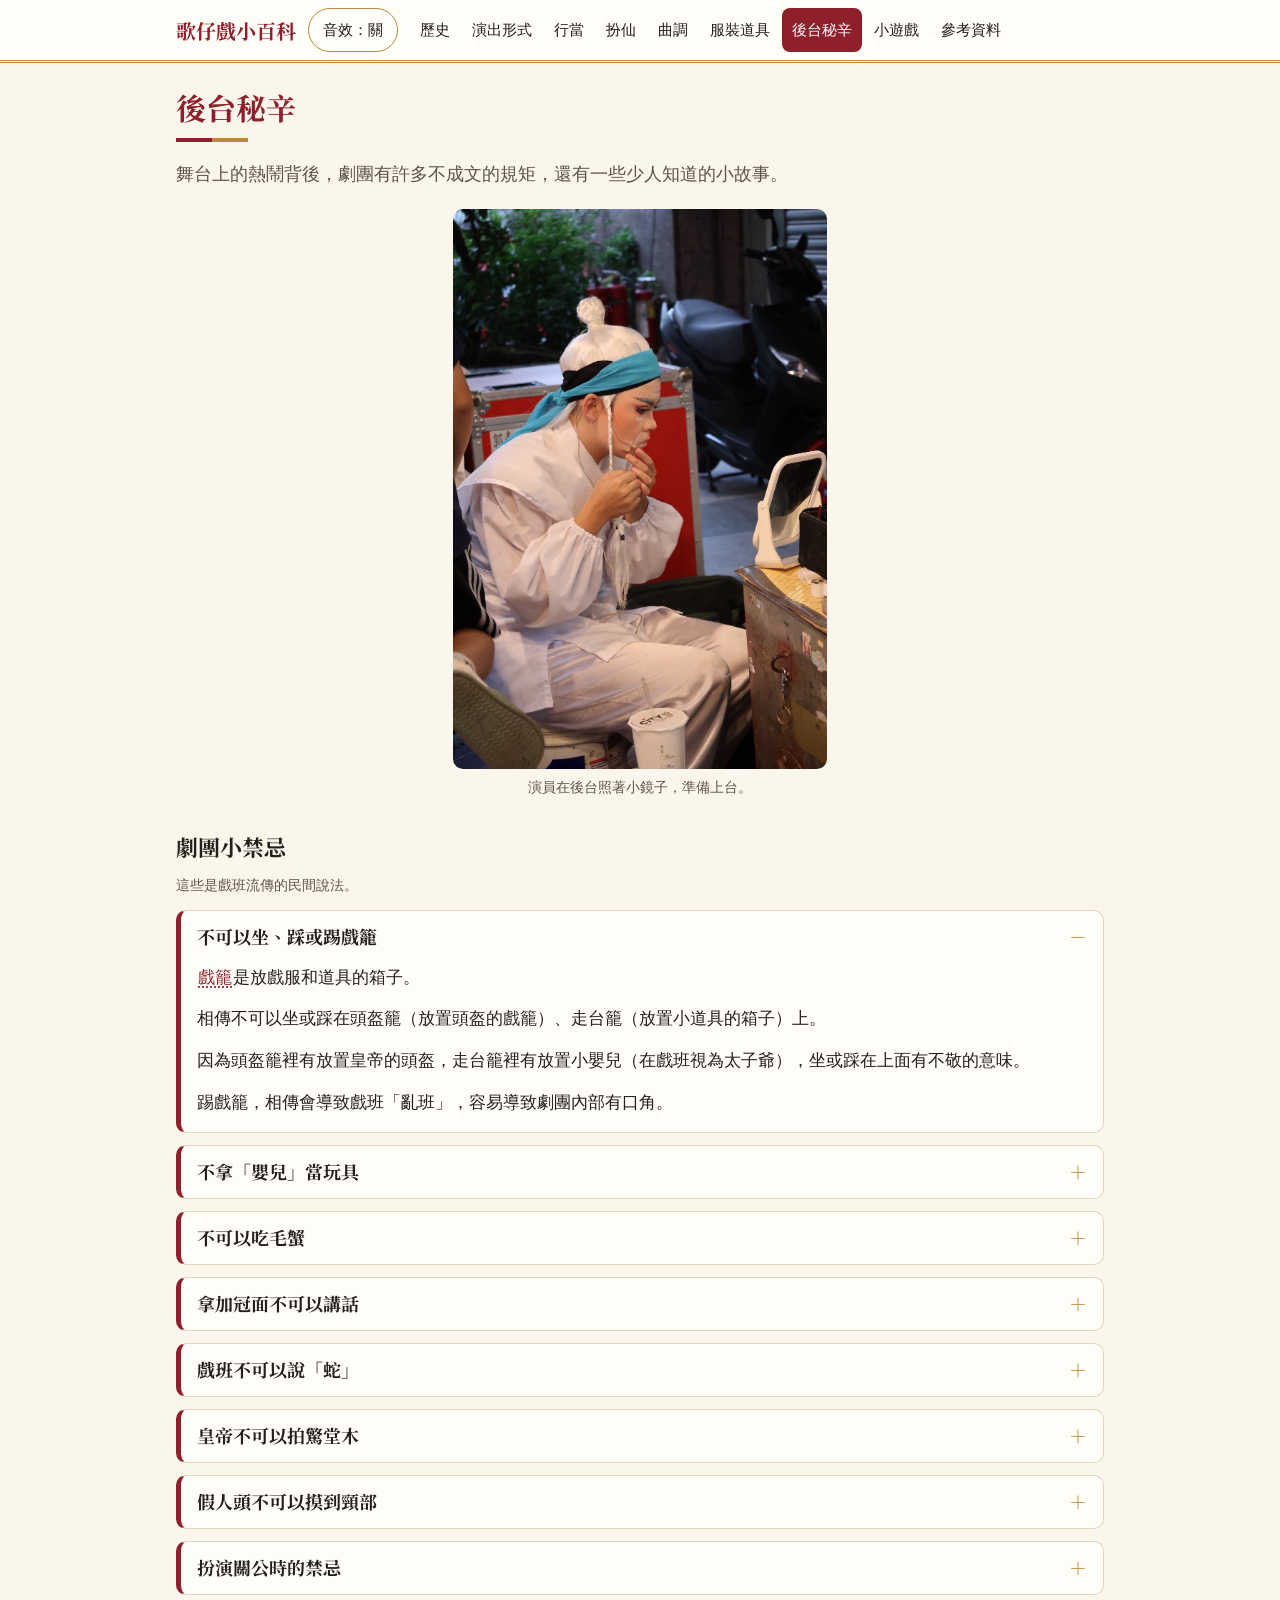
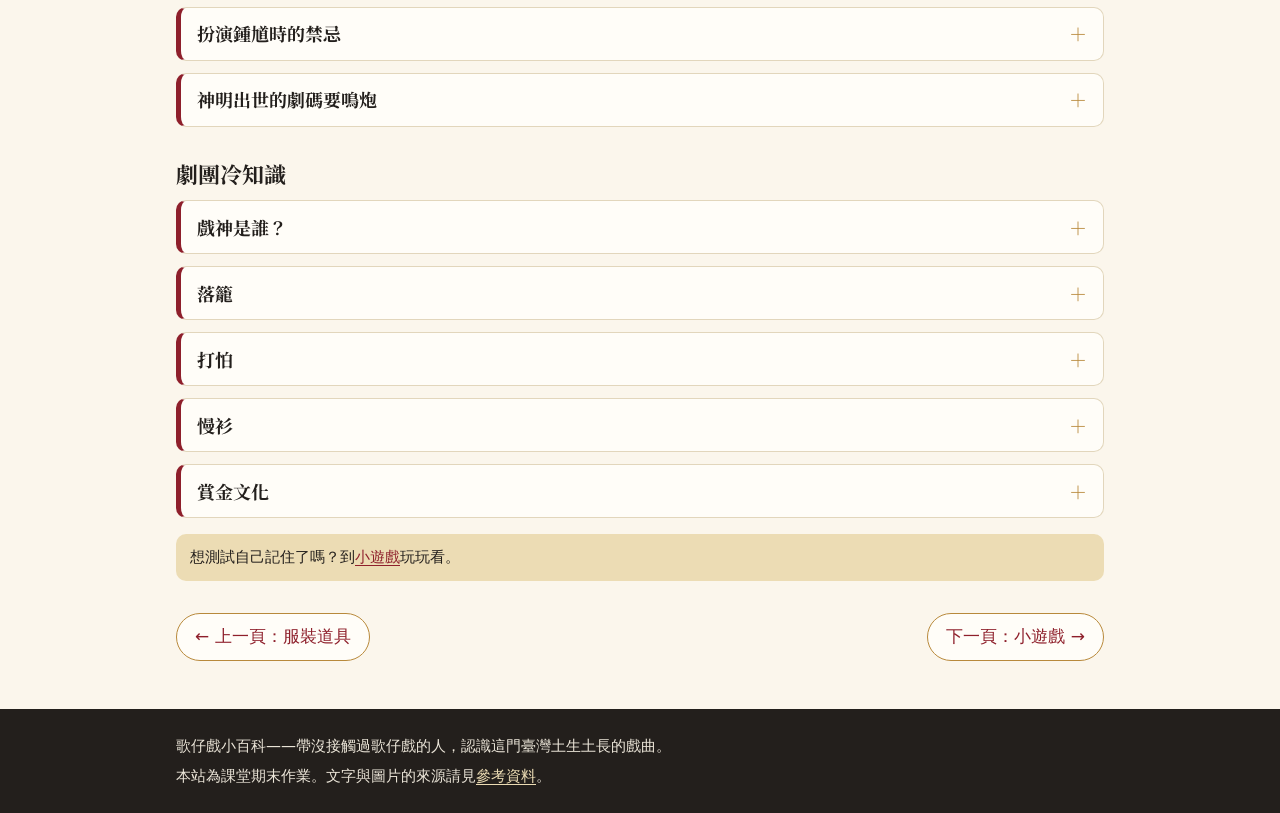
<file: site/backstage.html>
<!doctype html>
<html lang="zh-Hant-TW">
<head>
<meta charset="utf-8">
<meta name="viewport" content="width=device-width, initial-scale=1">
<title>後台秘辛｜歌仔戲小百科</title>
<meta name="description" content="歌仔戲劇團的後台小禁忌與冷知識。">
<link rel="preconnect" href="https://fonts.googleapis.com">
<link rel="preconnect" href="https://fonts.gstatic.com" crossorigin>
<link href="https://fonts.googleapis.com/css2?family=Noto+Serif+TC:wght@500;700&display=swap" rel="stylesheet">
<link rel="stylesheet" href="css/style.css">
</head>
<body data-page="backstage">
<main id="main" class="wrap">
  <h1>後台秘辛</h1>
  <p class="lead">舞台上的熱鬧背後，劇團有許多不成文的規矩，還有一些少人知道的小故事。</p>

  <figure class="media media-natural" data-image="backstage.jpg" data-alt="演員在後台一邊照鏡子，一邊化妝準備上台">
    <div class="ph" role="img" aria-label="圖片準備中：演員在後台化妝"><span>圖片準備中</span></div>
    <figcaption>演員在後台照著小鏡子，準備上台。</figcaption>
  </figure>

  <h2>劇團小禁忌</h2>
  <p class="hint">這些是戲班流傳的民間說法。</p>
  <div class="cards">
    <details class="card" open>
      <summary>不可以坐、踩或踢戲籠</summary>
      <div class="card-body">
        <p><button class="term" data-term="xilong">戲籠</button>是放戲服和道具的箱子。</p>
        <p>相傳不可以坐或踩在頭盔籠（放置頭盔的戲籠）、走台籠（放置小道具的箱子）上。</p>
        <p>因為頭盔籠裡有放置皇帝的頭盔，走台籠裡有放置小嬰兒（在戲班視為太子爺），坐或踩在上面有不敬的意味。</p>
        <p>踢戲籠，相傳會導致戲班「亂班」，容易導致劇團內部有口角。</p>
      </div>
    </details>
    <details class="card">
      <summary>不拿「嬰兒」當玩具</summary>
      <div class="card-body">
        <p>嬰兒的娃娃，沒上戲的時候被視為神聖的，不可以在後台隨便玩。傳說它在戲班裡的地位，僅次於戲神。</p>
        <p class="note-box"><strong>小故事</strong><br>因為在劇中小旦生小孩需要使用到小嬰兒，因此戲班有個不成文的規定，過年時小旦需要包紅包給小嬰兒，放置在他身上。</p>
        <figure class="media media-natural" data-image="lu-xian.jpg" data-alt="扮演祿仙的演員，手上抱著小嬰兒娃娃">
          <div class="ph" role="img" aria-label="圖片準備中：抱著小嬰兒娃娃的祿仙"><span>圖片準備中</span></div>
          <figcaption>戲裡的小嬰兒娃娃（祿仙抱著它上場）。</figcaption>
        </figure>
      </div>
    </details>
    <details class="card">
      <summary>不可以吃毛蟹</summary>
      <div class="card-body">
        <p>不能吃毛蟹，因為毛蟹是戲神田都元帥的救命恩人，因此演員不可以吃毛蟹。</p>
      </div>
    </details>
    <details class="card">
      <summary>拿加冠面不可以講話</summary>
      <div class="card-body">
        <p>加冠面流傳著「拿著加冠面不能說話，否則演出時會沒聲音（失聲）」的說法。</p>
        <p>這也是戲班前輩用來提醒演員在後台準備扮仙時，必須收心、保持肅穆，不要隨意嘻笑喧鬧的規矩。</p>
      </div>
    </details>
    <details class="card">
      <summary>戲班不可以說「蛇」</summary>
      <div class="card-body">
        <p>在戲班不可以讀「蛇」（臺語讀音ㄓㄨㄚˊ），可以改說蛇（臺語讀音ㄒㄧㄚˊ）、草繩仔或小龍。</p>
      </div>
    </details>
    <details class="card">
      <summary>皇帝不可以拍驚堂木</summary>
      <div class="card-body">
        <p>皇帝是一國之主，因此扮上後地位最高。</p>
        <p>因此扮演皇帝不可以拍驚堂木，表示會「散班」，意即劇團解散。</p>
        <figure class="media media-natural" data-image="emperor-1.jpg" data-alt="扮演皇帝的演員，戴金色冠冕，穿繡龍紋的華麗戲服">
          <div class="ph" role="img" aria-label="圖片準備中：扮演皇帝的演員"><span>圖片準備中</span></div>
          <figcaption>皇帝</figcaption>
        </figure>
      </div>
    </details>
    <details class="card">
      <summary>假人頭不可以摸到頸部</summary>
      <div class="card-body">
        <p>劇團的假人頭（又稱菜頭），不可以摸到頸部，據說演員會失聲。</p>
      </div>
    </details>
    <details class="card">
      <summary>扮演關公時的禁忌</summary>
      <div class="card-body">
        <p>勾臉要留破綻、不能畫得太像：傳說關公神威顯赫，若妝容過於逼真可能招致靈體降駕或附身，因此常在臉上點一顆痣或在下巴畫「×」作為「破相」，代表非正神本尊。</p>
        <p>上妝後少言或靜默：認為上妝後已進入角色狀態，需保持莊重、少說話或靜心凝神，避免言行失當。部分劇團在出場前會對著青龍刀進行祭拜、燒香等儀式。</p>
        <figure class="media media-natural" data-image="guangong.jpg" data-alt="扮演關公的演員，紅色臉譜、長黑鬍子、穿著金色大靠">
          <div class="ph" role="img" aria-label="圖片準備中：扮演關公的演員"><span>圖片準備中</span></div>
          <figcaption>扮演關公的演員。</figcaption>
        </figure>
      </div>
    </details>
    <details class="card">
      <summary>扮演鍾馗時的禁忌</summary>
      <div class="card-body">
        <p>演員勾臉後即代表神格降臨，從勾臉到正式卸妝前不得隨意開口說話，以免破法或招惹煞氣。</p>
        <p>忌直呼名字：扮演者與現場工作人員不可互相叫喚本名，避免魂魄受驚或被無形眾生趁隙鎖定。</p>
        <figure class="media media-natural" data-image="zhongkui.jpg" data-alt="扮演鍾馗的演員，臉上畫著黑白紅的臉譜、留著黑色長鬍子">
          <div class="ph" role="img" aria-label="圖片準備中：扮演鍾馗的演員"><span>圖片準備中</span></div>
          <figcaption>扮演鍾馗的演員。</figcaption>
        </figure>
      </div>
    </details>
    <details class="card">
      <summary>神明出世的劇碼要鳴炮</summary>
      <div class="card-body">
        <p>演出到神明出世相關劇碼時，在神明出場前會請廟方鳴炮，表示敬重。</p>
      </div>
    </details>
  </div>

  <h2>劇團冷知識</h2>
  <div class="cards">
    <details class="card">
      <summary>戲神是誰？</summary>
      <div class="card-body">
        <p><button class="term" data-term="xishen">戲神</button>是戲班信奉的守護神。田都元帥是戲曲行業共同信奉的神明之一，農曆六月十一日是祂的生日。有的劇團演出前，會先祭拜田都元帥。</p>
        <figure class="media media-natural" data-image="xishen-opera-1.jpg" data-alt="扮演戲神的演員，穿紅色戰袍，手舉寫著「生日快樂」的紅布條">
          <div class="ph" role="img" aria-label="圖片準備中：扮演戲神的演員"><span>圖片準備中</span></div>
          <figcaption>扮演戲神的演員，舉著「生日快樂」的紅布條。</figcaption>
        </figure>
        <figure class="media media-natural" data-image="xishen-opera-group.jpg" data-alt="六位演員在台上，舉著紅布條合照">
          <div class="ph" role="img" aria-label="圖片準備中：演員們舉著紅布條合照"><span>圖片準備中</span></div>
          <figcaption>演員們舉著紅布條合照。</figcaption>
        </figure>
      </div>
    </details>
    <details class="card">
      <summary>落籠</summary>
      <div class="card-body">
        <p>落籠是指將布景、戲籠、道具移到下個演出地點搭台。</p>
      </div>
    </details>
    <details class="card">
      <summary>打怕</summary>
      <div class="card-body">
        <p>打怕是指遲到的意思。</p>
      </div>
    </details>
    <details class="card">
      <summary>慢衫</summary>
      <div class="card-body">
        <p>慢衫指的是後台演員來不及換裝，需要前台演員多爭取一些時間。</p>
      </div>
    </details>
    <details class="card">
      <summary>賞金文化</summary>
      <div class="card-body">
        <p>觀眾通常會包紅包給演員，表達對演員的欣賞跟喜愛。</p>
        <p>演員便會把賞金貼在紅紙上，別在布景上，因此賞金也有贊助演員光彩的意思。</p>
        <figure class="media media-natural" data-image="beard-profile.jpg" data-alt="演員身後的布景上，貼著寫了「賞」字的紅紙和一排排鈔票">
          <div class="ph" role="img" aria-label="圖片準備中：貼滿賞金的布景"><span>圖片準備中</span></div>
          <figcaption>布景上貼著寫了「賞」字的紅紙和鈔票。</figcaption>
        </figure>
      </div>
    </details>
  </div>

  <p class="note-box">想測試自己記住了嗎？到<a href="games.html">小遊戲</a>玩玩看。</p>

  <nav class="pager" aria-label="單元換頁">
    <a href="costume.html">← 上一頁：服裝道具</a>
    <a class="next" href="games.html">下一頁：小遊戲 →</a>
  </nav></main>
<script defer src="data/sources.js"></script>
<script defer src="data/glossary.js"></script>
<script defer src="js/core.js"></script>
<script defer src="js/sound.js"></script>
<script defer src="js/layout.js"></script>
<script defer src="js/glossary.js"></script>
<script defer src="js/sources-list.js"></script>
<script defer src="js/media.js"></script>
</body>
</html>
</file>
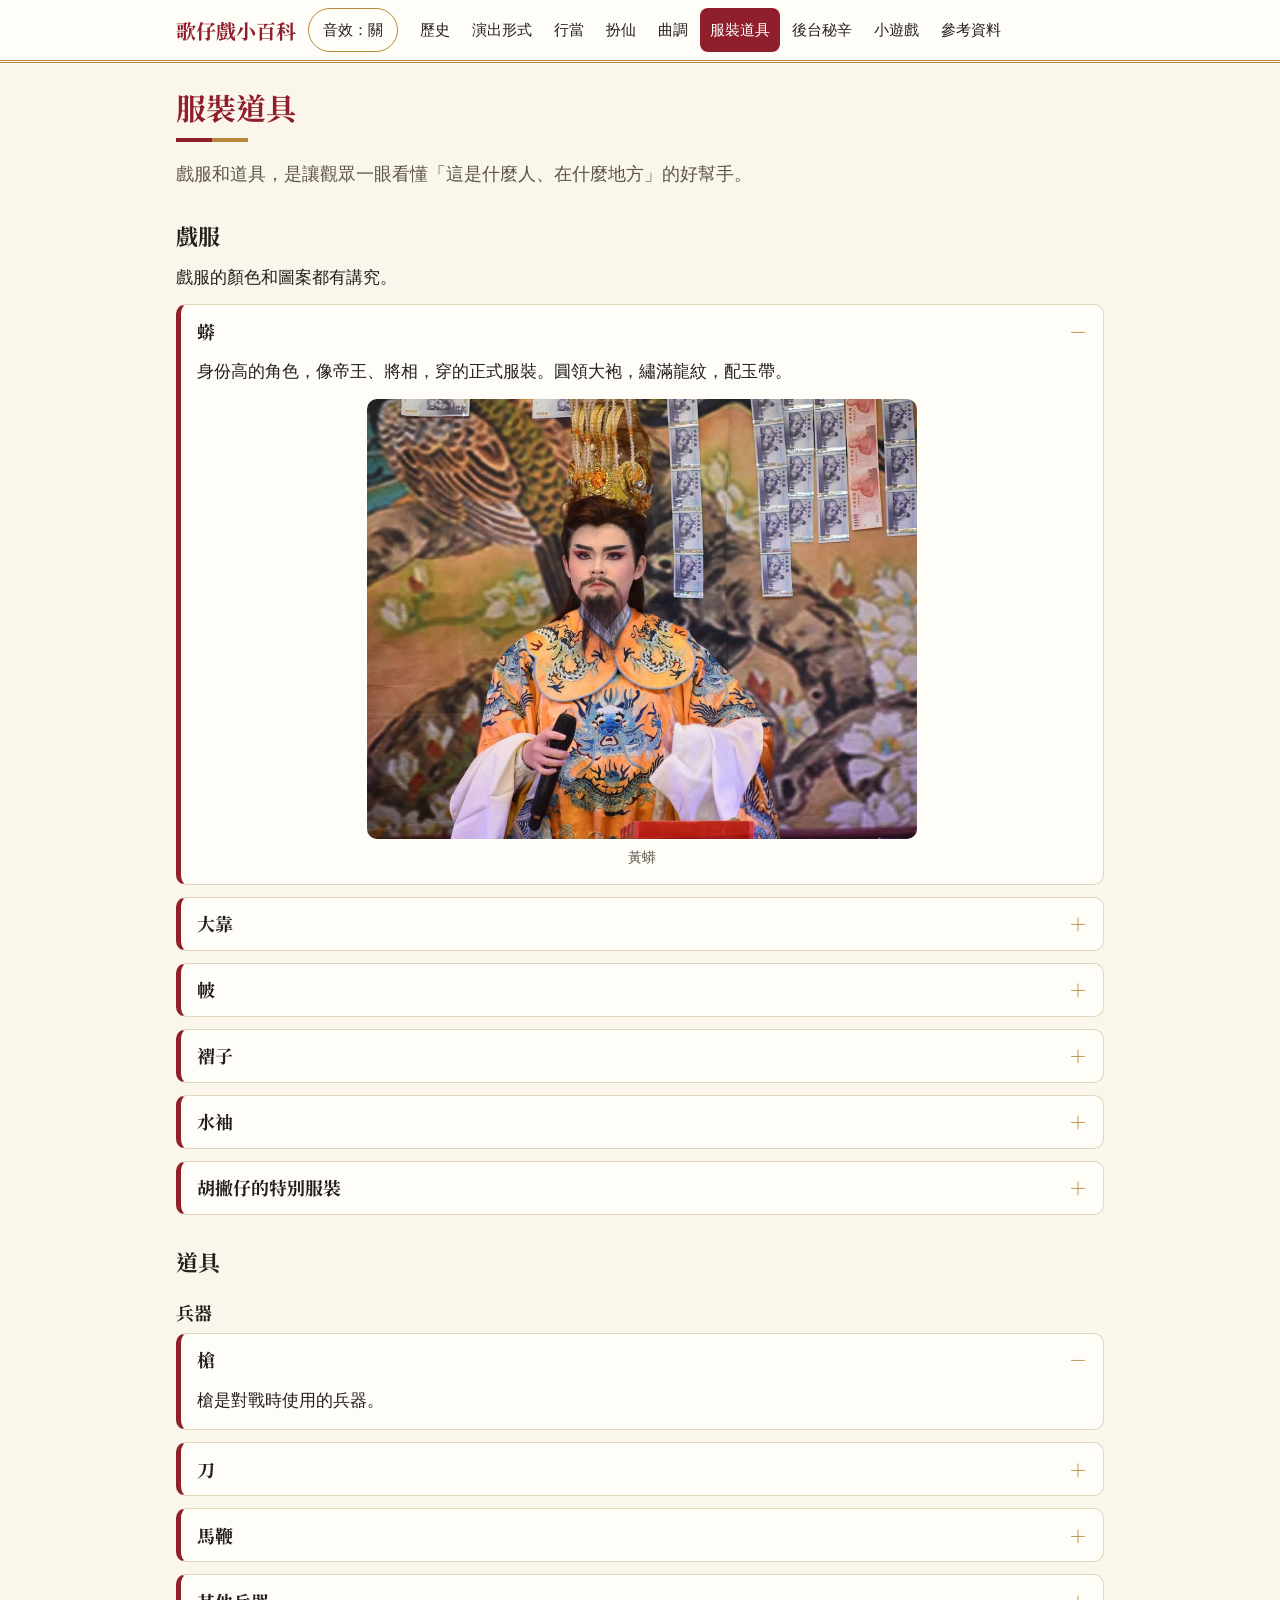
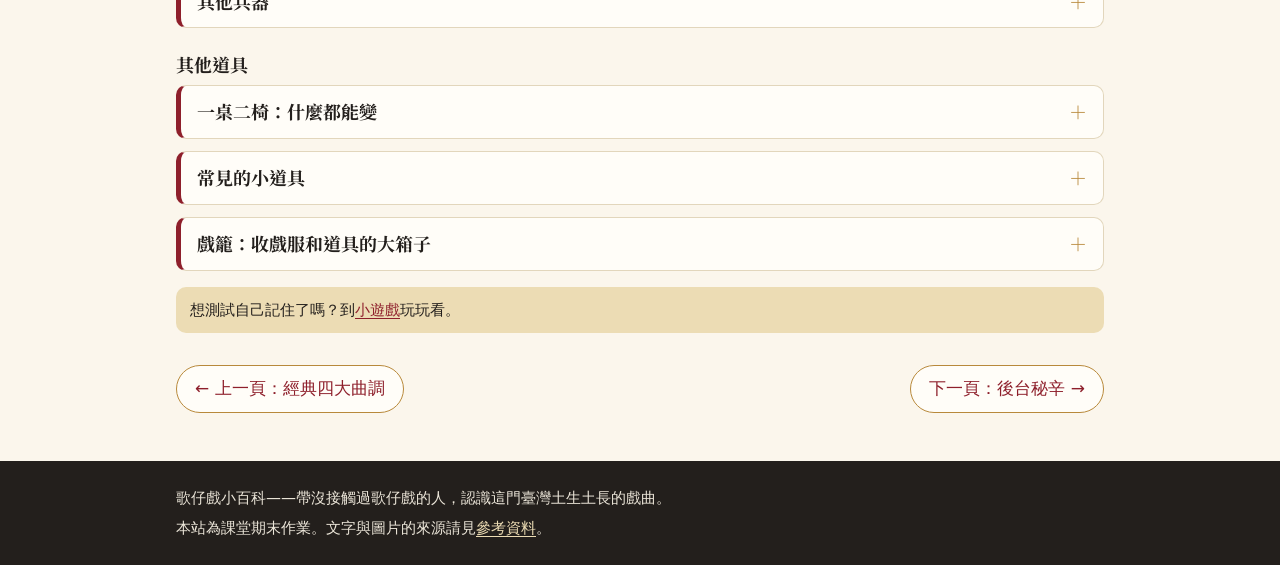
<file: site/costume.html>
<!doctype html>
<html lang="zh-Hant-TW">
<head>
<meta charset="utf-8">
<meta name="viewport" content="width=device-width, initial-scale=1">
<title>服裝道具｜歌仔戲小百科</title>
<meta name="description" content="歌仔戲的戲服、一桌二椅與各種小道具。">
<link rel="preconnect" href="https://fonts.googleapis.com">
<link rel="preconnect" href="https://fonts.gstatic.com" crossorigin>
<link href="https://fonts.googleapis.com/css2?family=Noto+Serif+TC:wght@500;700&display=swap" rel="stylesheet">
<link rel="stylesheet" href="css/style.css">
</head>
<body data-page="costume">
<main id="main" class="wrap">
  <h1>服裝道具</h1>
  <p class="lead">戲服和道具，是讓觀眾一眼看懂「這是什麼人、在什麼地方」的好幫手。</p>

  <h2>戲服</h2>
  <p>戲服的顏色和圖案都有講究。</p>
  <div class="cards">
    <details class="card" open>
      <summary>蟒</summary>
      <div class="card-body">
        <p>身份高的角色，像帝王、將相，穿的正式服裝。圓領大袍，繡滿龍紋，配玉帶。</p>
        <figure class="media media-natural" data-image="emperor-2.jpg" data-alt="穿著橘色龍紋袍的演員，戴著金色冠冕">
          <div class="ph" role="img" aria-label="圖片準備中：黃蟒"><span>圖片準備中</span></div>
          <figcaption>黃蟒</figcaption>
        </figure>      </div>
    </details>
    <details class="card">
      <summary>大靠</summary>
      <div class="card-body">
        <p>武將的戰袍，背後插四面小旗叫「靠旗」。</p>
      </div>
    </details>
    <details class="card">
      <summary>帔</summary>
      <div class="card-body">
        <p>古代富貴人家婦女或新娘所穿戴的禮冠與披霞的服飾。</p>
      </div>
    </details>
    <details class="card">
      <summary>褶子</summary>
      <div class="card-body">
        <p>傳統戲裝裡的便服。</p>
      </div>
    </details>
    <details class="card">
      <summary>水袖</summary>
      <div class="card-body">
        <p>縫在袖口的白色紡綢，面積大又醒目，可以用來表達演員的情緒。</p>
      </div>
    </details>
    <details class="card">
      <summary>胡撇仔的特別服裝</summary>
      <div class="card-body">
        <p><button class="term" data-term="huxipai">胡撇仔</button>戲的服裝特別「混搭」：演員可能穿洋服、和服或時裝，甚至拿武士刀。</p>
        <figure class="media media-natural" data-image="huxipai-xiaosheng.jpg" data-alt="穿著白色和風長袍、繫著腰帶的演員，手拿麥克風">
          <div class="ph" role="img" aria-label="圖片準備中：胡撇仔的和風造型"><span>圖片準備中</span></div>
          <figcaption>胡撇仔戲：和風造型</figcaption>
        </figure>
        <figure class="media media-natural" data-image="huxipai-2.jpg" data-alt="穿著黑色亮片西式上衣和馬靴、手持短刀的演員">
          <div class="ph" role="img" aria-label="圖片準備中：胡撇仔的西式造型"><span>圖片準備中</span></div>
          <figcaption>胡撇仔戲：西式造型</figcaption>
        </figure>
      </div>
    </details>
  </div>

  <h2>道具</h2>
  <h3>兵器</h3>
  <div class="cards">
    <details class="card" open>
      <summary>槍</summary>
      <div class="card-body">
        <p>槍是對戰時使用的兵器。</p>
      </div>
    </details>
    <details class="card">
      <summary>刀</summary>
      <div class="card-body">
        <p>刀是對戰時使用的兵器。</p>
      </div>
    </details>
    <details class="card">
      <summary>馬鞭</summary>
      <div class="card-body">
        <p>戲曲台上是無實物表演，所以馬鞭代表馬。</p>
      </div>
    </details>
    <details class="card">
      <summary>其他兵器</summary>
      <div class="card-body">
        <p>兵器還有鞭、錘等等。</p>
      </div>
    </details>
  </div>

  <h3>其他道具</h3>
  <div class="cards">
    <details class="card">
      <summary>一桌二椅：什麼都能變</summary>
      <div class="card-body">
        <p>戲台上常常只放一張桌子、兩把椅子。靠演員的動作和說明，它們可以變成客廳、公堂、城牆，甚至一座山。</p>
      </div>
    </details>
    <details class="card">
      <summary>常見的小道具</summary>
      <div class="card-body">
        <p>戲裡常見的小道具有令旗、驚堂木、酒杯、香爐等。小小一件東西，就能讓觀眾知道劇情進行到哪裡。</p>
      </div>
    </details>
    <details class="card">
      <summary>戲籠：收戲服和道具的大箱子</summary>
      <div class="card-body">
        <p>戲服和道具會收在大箱子裡，這種箱子叫<button class="term" data-term="xilong">戲籠</button>。</p>
      </div>
    </details>
  </div>

  <p class="note-box">想測試自己記住了嗎？到<a href="games.html">小遊戲</a>玩玩看。</p>

  <nav class="pager" aria-label="單元換頁">
    <a href="music.html">← 上一頁：經典四大曲調</a>
    <a class="next" href="backstage.html">下一頁：後台秘辛 →</a>
  </nav></main>
<script defer src="data/sources.js"></script>
<script defer src="data/glossary.js"></script>
<script defer src="js/core.js"></script>
<script defer src="js/sound.js"></script>
<script defer src="js/layout.js"></script>
<script defer src="js/glossary.js"></script>
<script defer src="js/sources-list.js"></script>
<script defer src="js/media.js"></script>
</body>
</html>
</file>
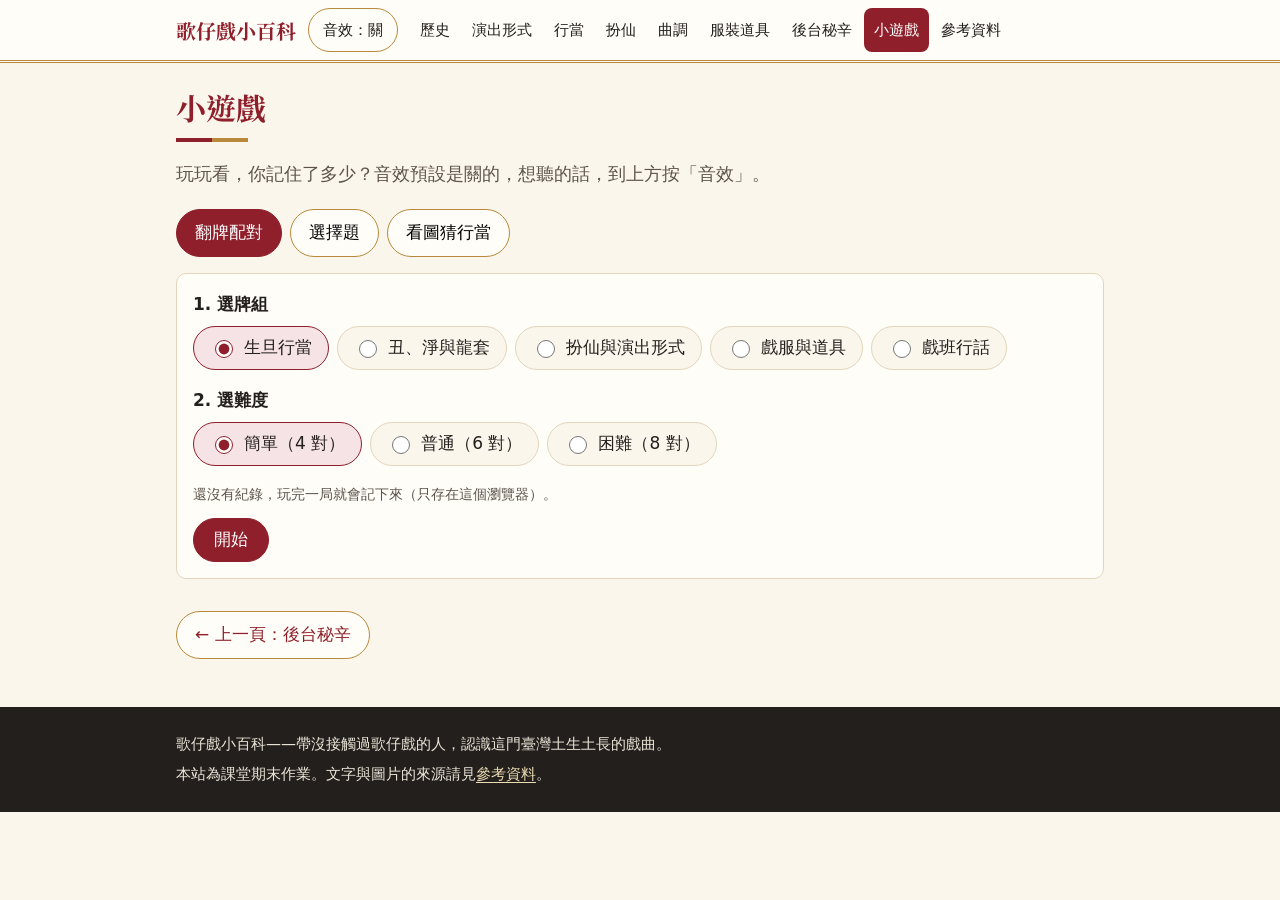
<file: site/games.html>
<!doctype html>
<html lang="zh-Hant-TW">
<head>
<meta charset="utf-8">
<meta name="viewport" content="width=device-width, initial-scale=1">
<title>小遊戲｜歌仔戲小百科</title>
<meta name="description" content="翻牌配對與看圖猜行當，邊玩邊認識歌仔戲。">
<link rel="preconnect" href="https://fonts.googleapis.com">
<link rel="preconnect" href="https://fonts.gstatic.com" crossorigin>
<link href="https://fonts.googleapis.com/css2?family=Noto+Serif+TC:wght@500;700&display=swap" rel="stylesheet">
<link rel="stylesheet" href="css/style.css">
</head>
<body data-page="games">
<main id="main" class="wrap">
  <h1>小遊戲</h1>
  <p class="lead">玩玩看，你記住了多少？音效預設是關的，想聽的話，到上方按「音效」。</p>

  <div class="tabs" role="tablist" aria-label="選擇遊戲">
    <button type="button" role="tab" id="tab-memory" aria-controls="panel-memory" aria-selected="true">翻牌配對</button>
    <button type="button" role="tab" id="tab-choice" aria-controls="panel-choice" aria-selected="false">選擇題</button>
    <button type="button" role="tab" id="tab-quiz" aria-controls="panel-quiz" aria-selected="false">看圖猜行當</button>
  </div>

  <!-- 翻牌配對 -->
  <section class="panel" id="panel-memory" role="tabpanel" aria-labelledby="tab-memory">
    <form id="memory-setup">
      <fieldset>
        <legend>1. 選牌組</legend>
        <div class="choices" id="m-decks"></div>
      </fieldset>
      <fieldset>
        <legend>2. 選難度</legend>
        <div class="choices" id="m-diffs"></div>
      </fieldset>
      <p class="hint" id="m-best" aria-live="polite"></p>
      <button type="submit" class="btn">開始</button>
    </form>

    <div id="memory-play" hidden>
      <div class="stats" aria-live="off">
        <span>步數：<span id="m-steps">0</span></span>
        <span>時間：<span id="m-time">0</span> 秒</span>
      </div>
      <p class="hint" id="m-note"></p>
      <div class="board" id="m-board"></div>
      <div class="result" id="m-result" role="status" hidden></div>
      <div class="actions">
        <button type="button" class="btn" id="m-again">重玩</button>
        <button type="button" class="btn secondary" id="m-back">換牌組或難度</button>
      </div>
    </div>
  </section>

  <!-- 選擇題 -->
  <section class="panel" id="panel-choice" role="tabpanel" aria-labelledby="tab-choice" hidden>
    <div id="c-start">
      <p>每次從題庫隨機抽 10 題，選出答案，答完會告訴你原因。</p>
      <button type="button" class="btn" id="c-begin">開始</button>
    </div>

    <div id="c-game" hidden>
      <p><strong id="c-progress"></strong></p>
      <p class="question" id="c-question"></p>
      <div class="options" id="c-options"></div>
      <p class="feedback" id="c-feedback" role="status"></p>
      <p class="hint" id="c-explain"></p>
      <button type="button" class="btn" id="c-next" hidden>下一題</button>
    </div>

    <div class="result" id="c-result" role="status" hidden></div>
  </section>

  <!-- 看圖猜行當 -->
  <section class="panel" id="panel-quiz" role="tabpanel" aria-labelledby="tab-quiz" hidden>
    <div id="q-start">
      <p>每題一張圖，從選項裡選出它是哪一個行當。不知道行當是什麼？先去<a href="roles.html">角色行當</a>看看。</p>
      <button type="button" class="btn" id="q-begin">開始</button>
    </div>

    <div id="q-game" hidden>
      <p><strong id="q-progress"></strong></p>
      <figure class="media media-natural" id="q-figure"></figure>
      <div class="options" id="q-options"></div>
      <p class="feedback" id="q-feedback" role="status"></p>
      <button type="button" class="btn" id="q-next" hidden>下一題</button>
    </div>

    <div class="result" id="q-result" role="status" hidden></div>
  </section>

  <nav class="pager" aria-label="單元換頁">
    <a href="backstage.html">← 上一頁：後台秘辛</a>
  </nav>
</main>
<script defer src="data/sources.js"></script>
<script defer src="data/glossary.js"></script>
<script defer src="data/cards.js"></script>
<script defer src="js/core.js"></script>
<script defer src="js/sound.js"></script>
<script defer src="js/layout.js"></script>
<script defer src="js/glossary.js"></script>
<script defer src="js/media.js"></script>
<script defer src="js/memory-game.js"></script>
<script defer src="js/choice-quiz.js"></script>
<script defer src="js/quiz.js"></script>
<script defer src="js/games.js"></script>
</body>
</html>
</file>
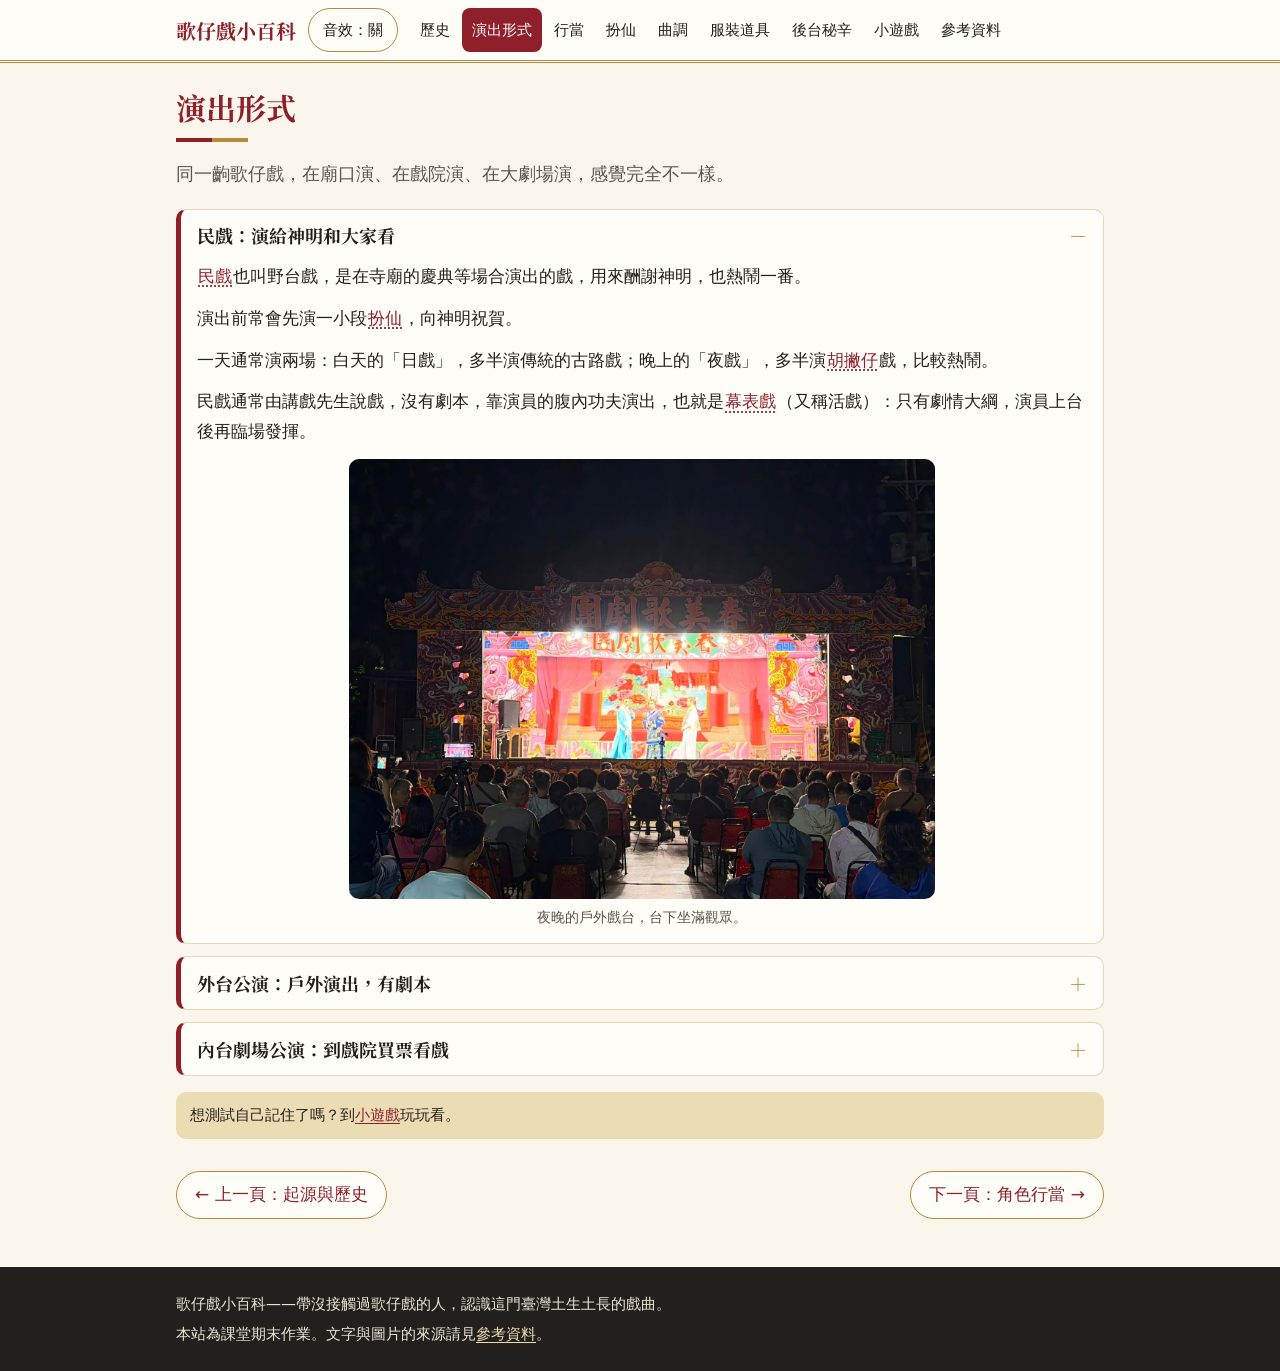
<file: site/performance.html>
<!doctype html>
<html lang="zh-Hant-TW">
<head>
<meta charset="utf-8">
<meta name="viewport" content="width=device-width, initial-scale=1">
<title>演出形式｜歌仔戲小百科</title>
<meta name="description" content="歌仔戲在廟口、戲院、劇場演出，同一齣戲在不同地方感覺很不一樣。">
<link rel="preconnect" href="https://fonts.googleapis.com">
<link rel="preconnect" href="https://fonts.gstatic.com" crossorigin>
<link href="https://fonts.googleapis.com/css2?family=Noto+Serif+TC:wght@500;700&display=swap" rel="stylesheet">
<link rel="stylesheet" href="css/style.css">
</head>
<body data-page="performance">
<main id="main" class="wrap">
  <h1>演出形式</h1>
  <p class="lead">同一齣歌仔戲，在廟口演、在戲院演、在大劇場演，感覺完全不一樣。</p>

  <div class="cards">
    <details class="card" open>
      <summary>民戲：演給神明和大家看</summary>
      <div class="card-body">
        <p><button class="term" data-term="minxi">民戲</button>也叫野台戲，是在寺廟的慶典等場合演出的戲，用來酬謝神明，也熱鬧一番。</p>
        <p>演出前常會先演一小段<button class="term" data-term="xianxi">扮仙</button>，向神明祝賀。</p>
        <p>一天通常演兩場：白天的「日戲」，多半演傳統的古路戲；晚上的「夜戲」，多半演<button class="term" data-term="huxipai">胡撇仔</button>戲，比較熱鬧。</p>
        <p>民戲通常由講戲先生說戲，沒有劇本，靠演員的腹內功夫演出，也就是<button class="term" data-term="mubiaoxi">幕表戲</button>（又稱活戲）：只有劇情大綱，演員上台後再臨場發揮。</p>
        <figure class="media media-natural" data-image="minxi.jpg" data-alt="夜晚在戶外搭起的戲台，台上三位演員演出，台下坐滿觀眾">
          <div class="ph" role="img" aria-label="圖片準備中：夜晚的戶外戲台演出"><span>圖片準備中</span></div>
          <figcaption>夜晚的戶外戲台，台下坐滿觀眾。</figcaption>
        </figure>
      </div>
    </details>
    <details class="card">
      <summary>外台公演：戶外演出，有劇本</summary>
      <div class="card-body">
        <p><button class="term" data-term="waitai">外台</button>公演，是指在室外的公演，具有劇本演出的。</p>
        <figure class="media media-natural" data-image="waitai.jpg" data-alt="寺廟旁搭好的戶外戲台，台前擺著一排排白色折疊椅">
          <div class="ph" role="img" aria-label="圖片準備中：寺廟旁的戶外戲台"><span>圖片準備中</span></div>
          <figcaption>寺廟旁的戶外戲台，台前擺好椅子等觀眾。</figcaption>
        </figure>
      </div>
    </details>
    <details class="card">
      <summary>內台劇場公演：到戲院買票看戲</summary>
      <div class="card-body">
        <p><button class="term" data-term="neitai">內台</button>是在戲院裡賣票演出，和外台公演一樣，都是具有劇本的演出。</p>
        <p>近期劇場通常會融合現代技術、燈光、佈景及特效。</p>
        <figure class="media media-natural" data-image="theater.jpg" data-alt="劇場舞台上，演員們舉著長槍和旗幟，燈光打在黑色背景前">
          <div class="ph" role="img" aria-label="圖片準備中：劇場演出"><span>圖片準備中</span></div>
          <figcaption>劇場演出：用燈光和舞台設計營造氣氛。</figcaption>
        </figure>
        <p>早期的內台常常演出連本大戲，一演就是一個禮拜起跳。為了吸引觀眾，會用絢麗的機關佈景。</p>
      </div>
    </details>
  </div>

  <p class="note-box">想測試自己記住了嗎？到<a href="games.html">小遊戲</a>玩玩看。</p>

  <nav class="pager" aria-label="單元換頁">
    <a href="history.html">← 上一頁：起源與歷史</a>
    <a class="next" href="roles.html">下一頁：角色行當 →</a>
  </nav></main>
<script defer src="data/sources.js"></script>
<script defer src="data/glossary.js"></script>
<script defer src="js/core.js"></script>
<script defer src="js/sound.js"></script>
<script defer src="js/layout.js"></script>
<script defer src="js/glossary.js"></script>
<script defer src="js/sources-list.js"></script>
<script defer src="js/media.js"></script>
</body>
</html>
</file>
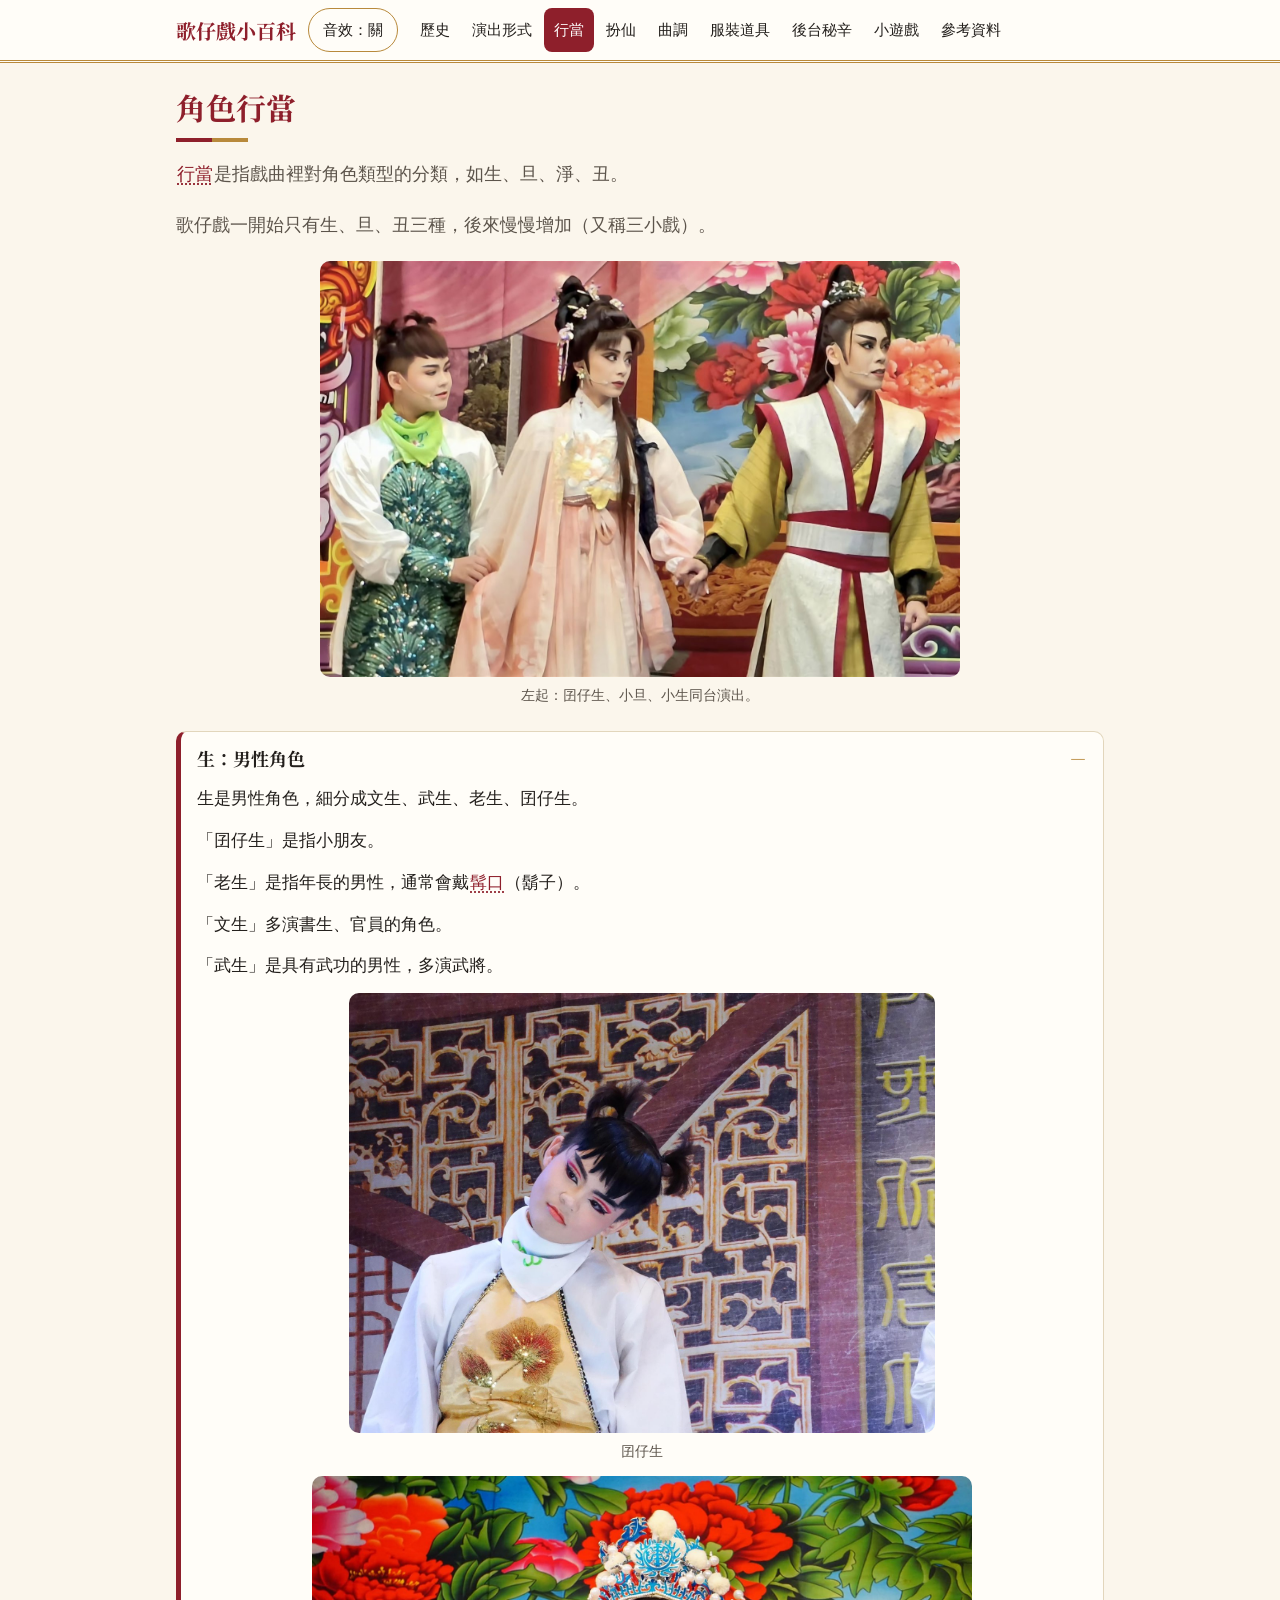
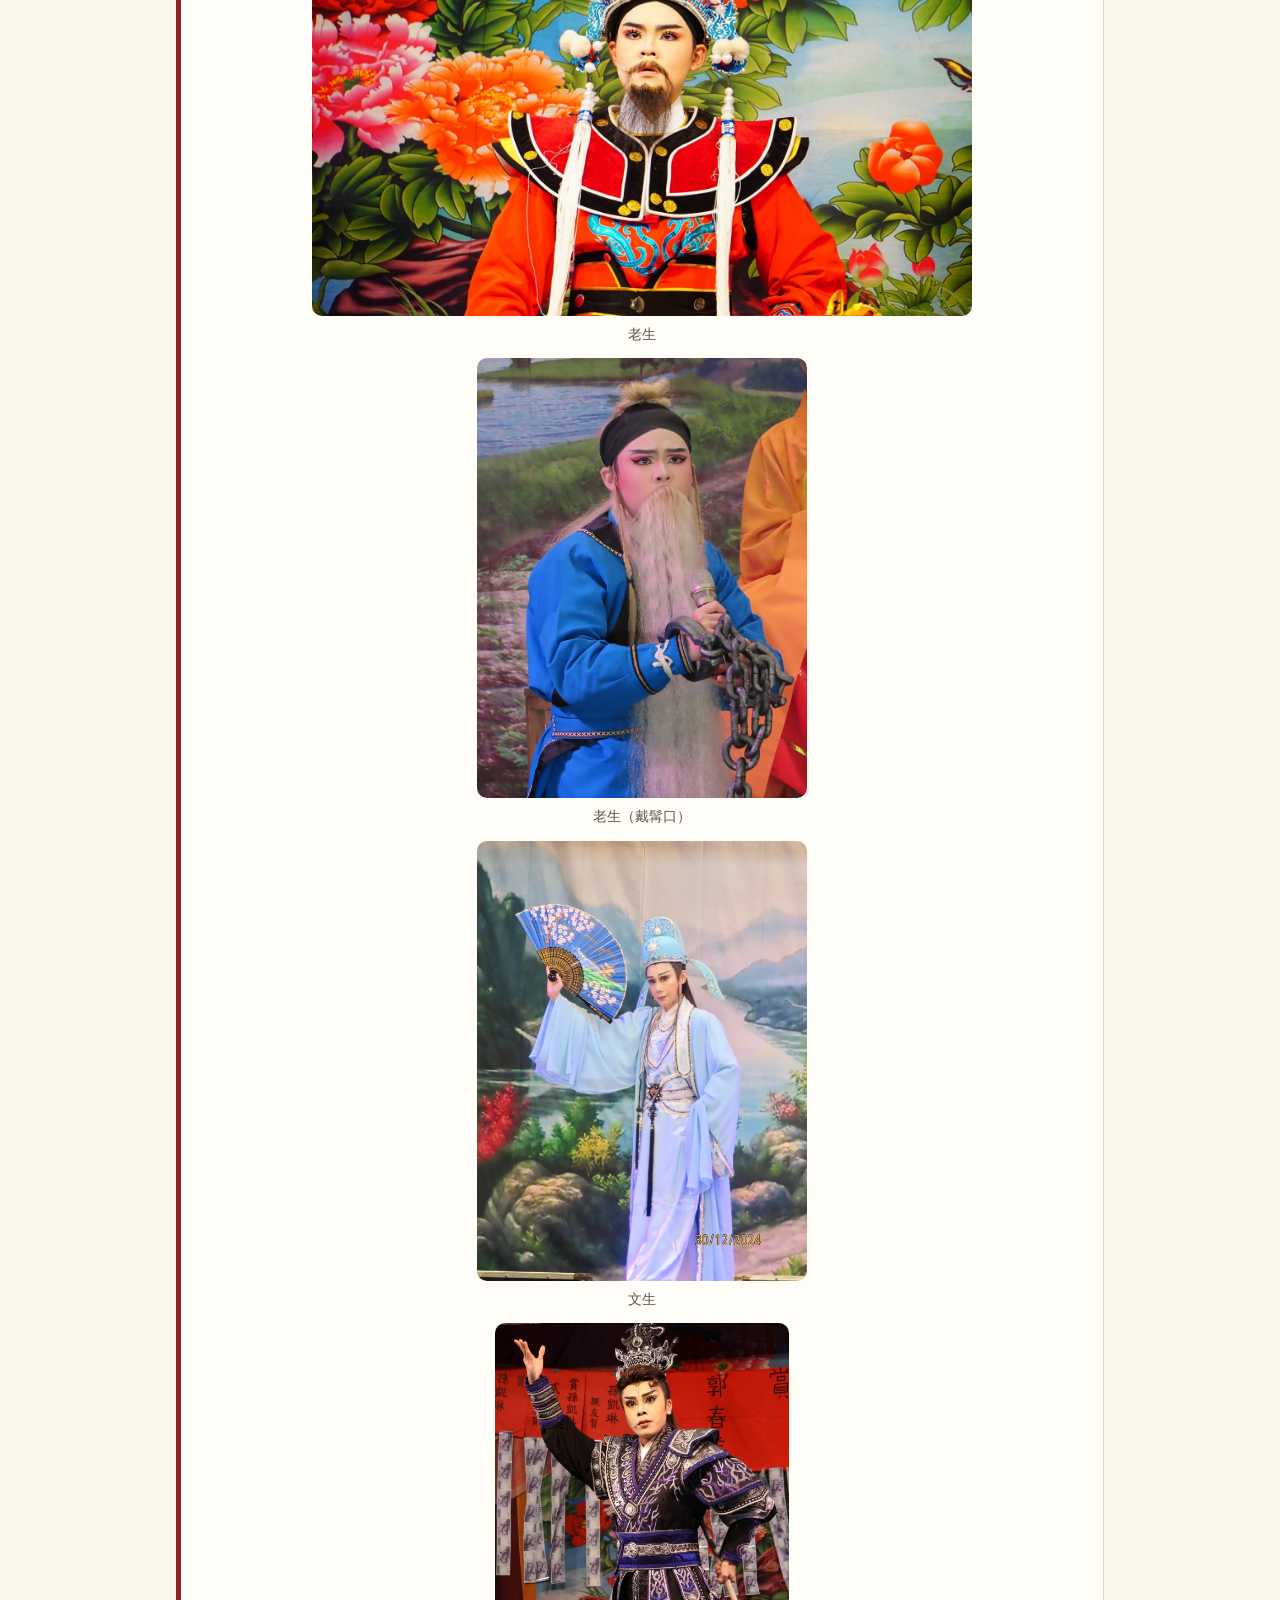
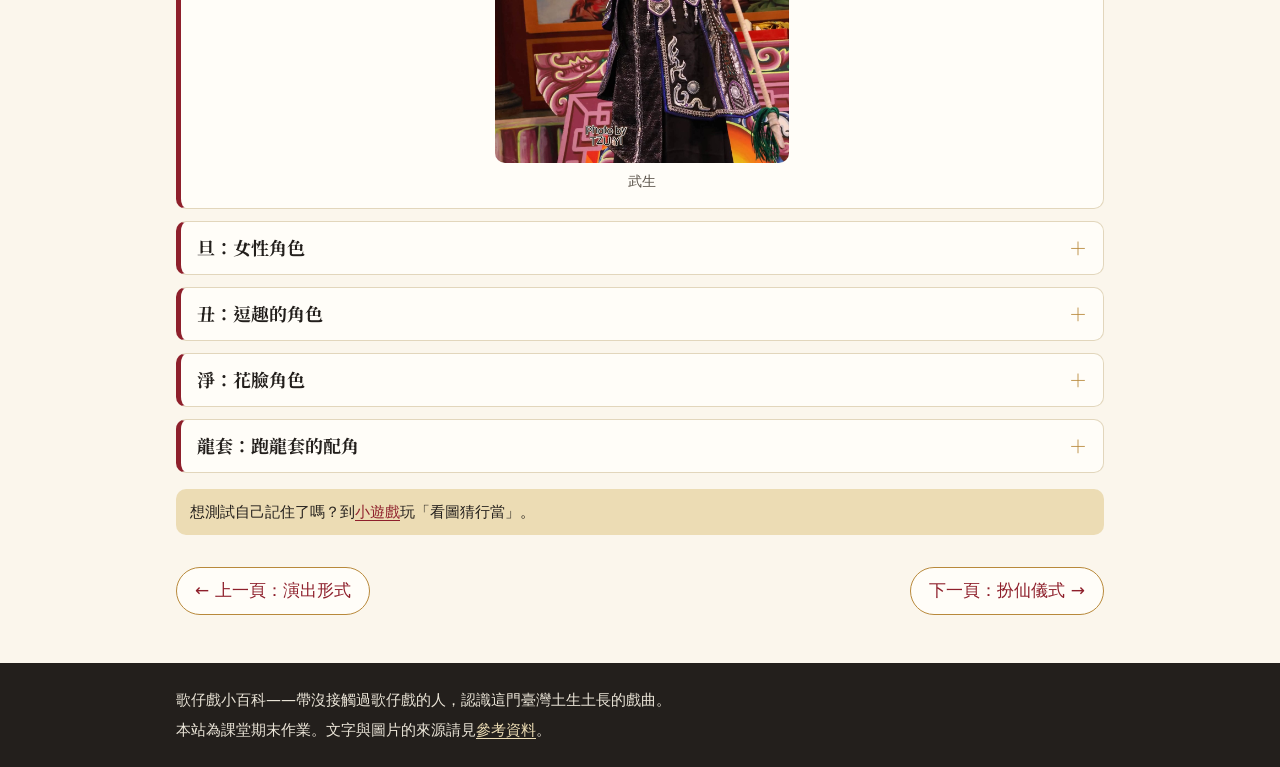
<file: site/roles.html>
<!doctype html>
<html lang="zh-Hant-TW">
<head>
<meta charset="utf-8">
<meta name="viewport" content="width=device-width, initial-scale=1">
<title>角色行當｜歌仔戲小百科</title>
<meta name="description" content="歌仔戲的角色分成生、旦、丑、淨等行當。">
<link rel="preconnect" href="https://fonts.googleapis.com">
<link rel="preconnect" href="https://fonts.gstatic.com" crossorigin>
<link href="https://fonts.googleapis.com/css2?family=Noto+Serif+TC:wght@500;700&display=swap" rel="stylesheet">
<link rel="stylesheet" href="css/style.css">
</head>
<body data-page="roles">
<main id="main" class="wrap">
  <h1>角色行當</h1>
  <p class="lead"><button class="term" data-term="hangdang">行當</button>是指戲曲裡對角色類型的分類，如生、旦、淨、丑。</p>
  <p class="lead">歌仔戲一開始只有生、旦、丑三種，後來慢慢增加（又稱三小戲）。</p>

  <figure class="media media-natural media-small" data-image="xiaosheng-xiaodan-child.jpg" data-alt="三位演員同台：左邊是囝仔生，中間是小旦，右邊是小生">
    <div class="ph" role="img" aria-label="圖片準備中：三位演員同台"><span>圖片準備中</span></div>
    <figcaption>左起：囝仔生、小旦、小生同台演出。</figcaption>
  </figure>

  <div class="cards">
    <details class="card" open>
      <summary>生：男性角色</summary>
      <div class="card-body">
        <p>生是男性角色，細分成文生、武生、老生、囝仔生。</p>
        <p>「囝仔生」是指小朋友。</p>
        <p>「老生」是指年長的男性，通常會戴<button class="term" data-term="yankou">髯口</button>（鬍子）。</p>
        <p>「文生」多演書生、官員的角色。</p>
        <p>「武生」是具有武功的男性，多演武將。</p>
        <figure class="media media-natural" data-image="child.jpg" data-alt="扮演囝仔生的演員，頭髮綁成兩個小髻">
          <div class="ph" role="img" aria-label="圖片準備中：囝仔生"><span>圖片準備中</span></div>
          <figcaption>囝仔生</figcaption>
        </figure>
        <figure class="media media-natural" data-image="laosheng-1.jpg" data-alt="扮演老生的演員，戴著山羊鬍造型的髯口">
          <div class="ph" role="img" aria-label="圖片準備中：老生"><span>圖片準備中</span></div>
          <figcaption>老生</figcaption>
        </figure>
        <figure class="media media-natural" data-image="laowang.jpg" data-alt="扮演老生的演員，戴著長長的白色髯口，手上戴著鐐銬">
          <div class="ph" role="img" aria-label="圖片準備中：戴髯口的老生"><span>圖片準備中</span></div>
          <figcaption>老生（戴髯口）</figcaption>
        </figure>
        <figure class="media media-natural" data-image="wensheng.jpg" data-alt="扮演文生的演員，穿淺藍色長袍、戴書生帽，手拿摺扇">
          <div class="ph" role="img" aria-label="圖片準備中：文生"><span>圖片準備中</span></div>
          <figcaption>文生</figcaption>
        </figure>
        <figure class="media media-natural" data-image="wusheng-1.jpg" data-alt="扮演武生的演員，穿著黑紫色戰袍，手握長槍">
          <div class="ph" role="img" aria-label="圖片準備中：武生"><span>圖片準備中</span></div>
          <figcaption>武生</figcaption>
        </figure>
      </div>
    </details>
    <details class="card">
      <summary>旦：女性角色</summary>
      <div class="card-body">
        <p>旦是女性角色，分為苦旦（又稱青衣）、刀馬旦、花旦、老旦。</p>
        <p>其中「苦旦」通常為劇中女主角，常演命運坎坷、受苦的女性，是很能讓觀眾落淚的角色。</p>
        <p>「刀馬旦」是具有武功的女性。</p>
        <p>「花旦」是指較年輕、活潑的女性。</p>
        <p>「老旦」是指年長的女性。</p>
        <figure class="media media-natural" data-image="kudan.jpg" data-alt="扮演苦旦的演員，穿白色衣裳、神情哀傷">
          <div class="ph" role="img" aria-label="圖片準備中：苦旦"><span>圖片準備中</span></div>
          <figcaption>苦旦</figcaption>
        </figure>
        <figure class="media media-natural" data-image="huadan-1.jpg" data-alt="扮演花旦的演員，穿淺綠色衣裳、手拿手帕，笑容活潑">
          <div class="ph" role="img" aria-label="圖片準備中：花旦"><span>圖片準備中</span></div>
          <figcaption>花旦</figcaption>
        </figure>
        <figure class="media media-natural" data-image="xiaodan.jpg" data-alt="扮演旦角的演員，穿著紅色華服、戴著華麗頭飾">
          <div class="ph" role="img" aria-label="圖片準備中：旦角"><span>圖片準備中</span></div>
          <figcaption>旦角：千金小姐</figcaption>
        </figure>
      </div>
    </details>
    <details class="card">
      <summary>丑：逗趣的角色</summary>
      <div class="card-body">
        <p>丑是說話和動作都很詼諧的角色，常負責逗大家笑。分成三花（男）、三八（女）。</p>
        <figure class="media media-natural" data-image="sanhua-1.jpg" data-alt="扮演三花的演員，頭綁格子布巾、臉上畫著黑色的小鬍子和誇張的眉毛，笑著捧著一只碗">
          <div class="ph" role="img" aria-label="圖片準備中：三花"><span>圖片準備中</span></div>
          <figcaption>三花</figcaption>
        </figure>
        <figure class="media media-natural" data-image="sanhua-2.jpg" data-alt="扮演三花的演員，頭髮高高梳成髻，穿著紅色亮片外套，眼神俏皮">
          <div class="ph" role="img" aria-label="圖片準備中：三花"><span>圖片準備中</span></div>
          <figcaption>三花</figcaption>
        </figure>
        <figure class="media media-natural" data-image="sanhua-3.jpg" data-alt="扮演三花的演員，戴官帽、穿紅色龍紋官袍，臉上畫著八字鬍和豆腐塊">
          <div class="ph" role="img" aria-label="圖片準備中：三花"><span>圖片準備中</span></div>
          <figcaption>三花</figcaption>
        </figure>
      </div>
    </details>
    <details class="card">
      <summary>淨：花臉角色</summary>
      <div class="card-body">
        <p>淨又叫「花臉或花面」，通常扮演較粗獷的角色。例如關公、鍾馗。</p>
        <figure class="media media-natural" data-image="guangong.jpg" data-alt="扮演關公的演員，紅色臉譜、長黑鬍子">
          <div class="ph" role="img" aria-label="圖片準備中：關公"><span>圖片準備中</span></div>
          <figcaption>關公</figcaption>
        </figure>
        <figure class="media media-natural" data-image="zhongkui.jpg" data-alt="扮演鍾馗的演員，臉上畫著黑白紅的臉譜">
          <div class="ph" role="img" aria-label="圖片準備中：鍾馗"><span>圖片準備中</span></div>
          <figcaption>鍾馗</figcaption>
        </figure>
      </div>
    </details>
    <details class="card">
      <summary>龍套：跑龍套的配角</summary>
      <div class="card-body">
        <p>龍套通常扮演士兵、隨從這類配角，人數多，讓舞台更熱鬧。</p>
        <figure class="media media-natural" data-image="baojia-jiangjun.jpg" data-alt="穿著紅色龍紋官袍、戴官帽的演員">
          <div class="ph" role="img" aria-label="圖片準備中：保駕將軍"><span>圖片準備中</span></div>
          <figcaption><button class="term" data-term="baojiajiangjun">保駕將軍</button></figcaption>
        </figure>
      </div>
    </details>
  </div>

  <p class="note-box">想測試自己記住了嗎？到<a href="games.html">小遊戲</a>玩「看圖猜行當」。</p>

  <nav class="pager" aria-label="單元換頁">
    <a href="performance.html">← 上一頁：演出形式</a>
    <a class="next" href="xianxi.html">下一頁：扮仙儀式 →</a>
  </nav></main>
<script defer src="data/sources.js"></script>
<script defer src="data/glossary.js"></script>
<script defer src="js/core.js"></script>
<script defer src="js/sound.js"></script>
<script defer src="js/layout.js"></script>
<script defer src="js/glossary.js"></script>
<script defer src="js/sources-list.js"></script>
<script defer src="js/media.js"></script>
</body>
</html>
</file>
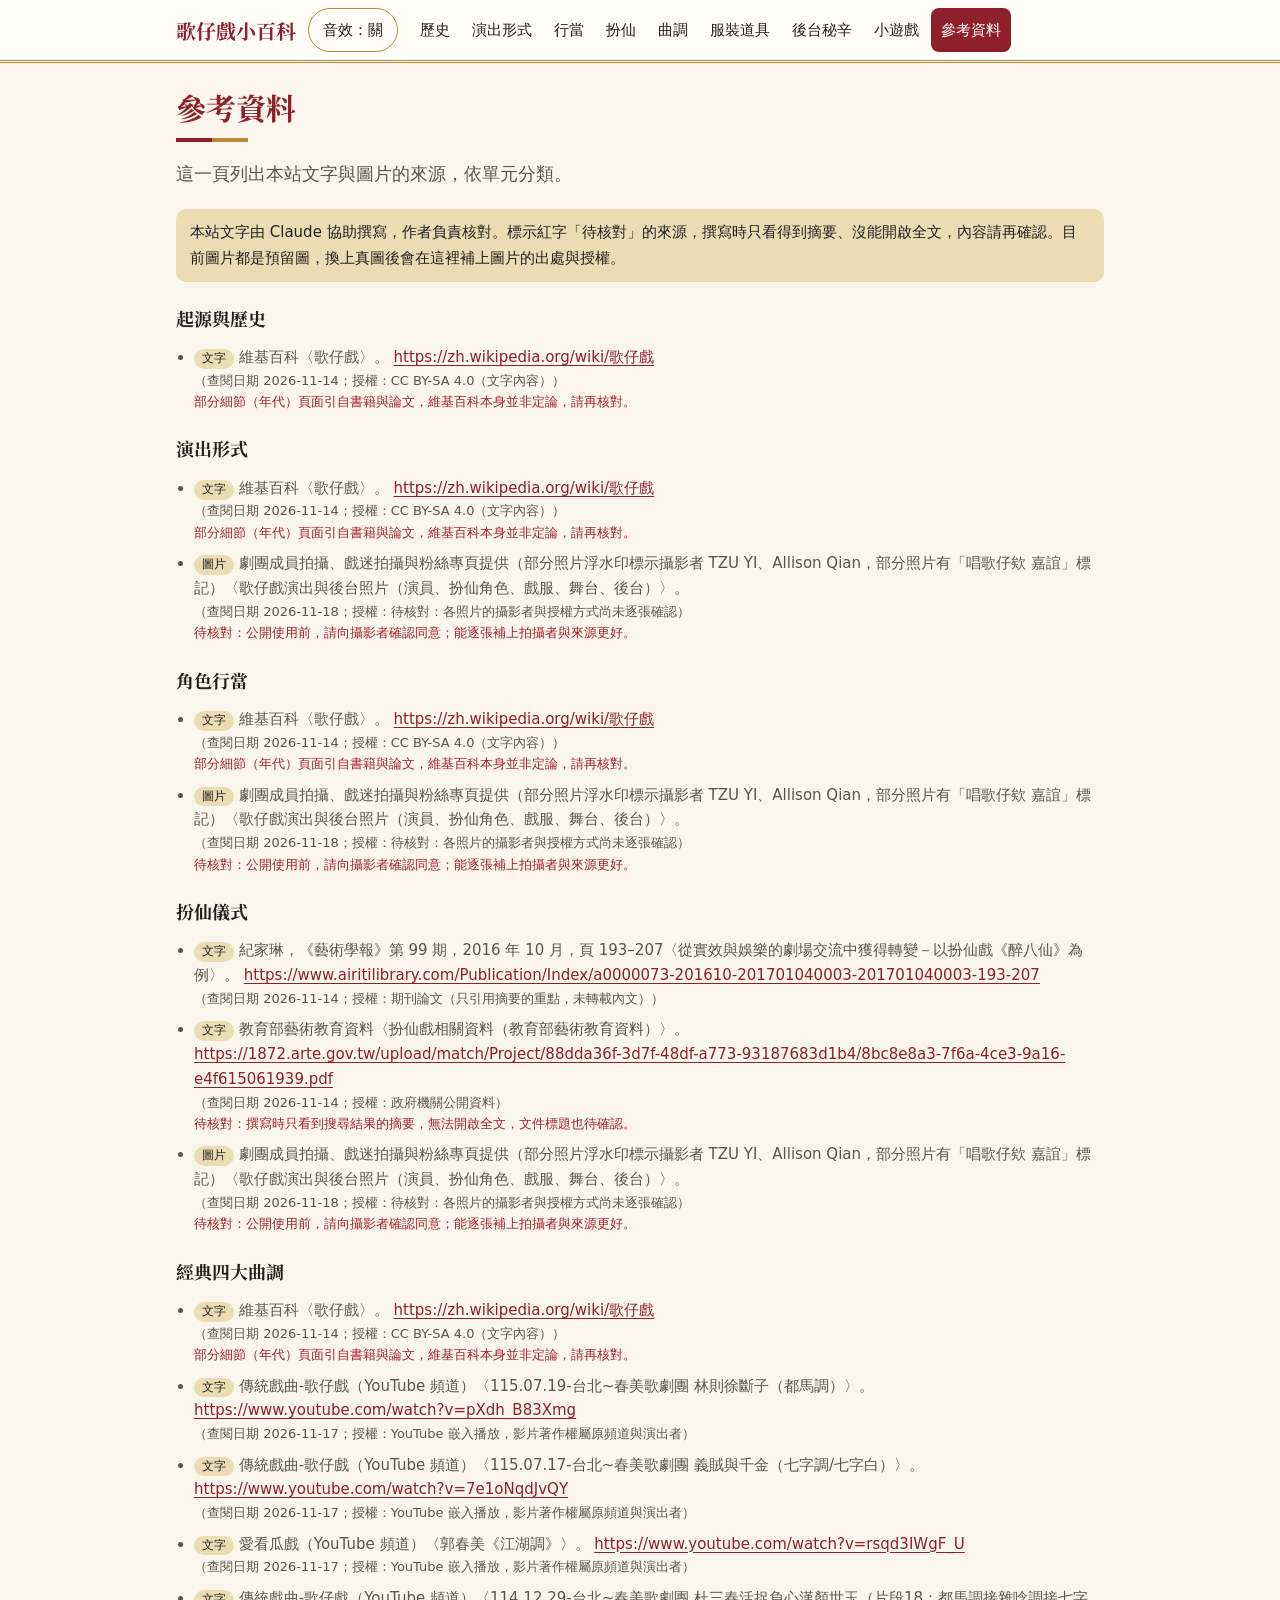
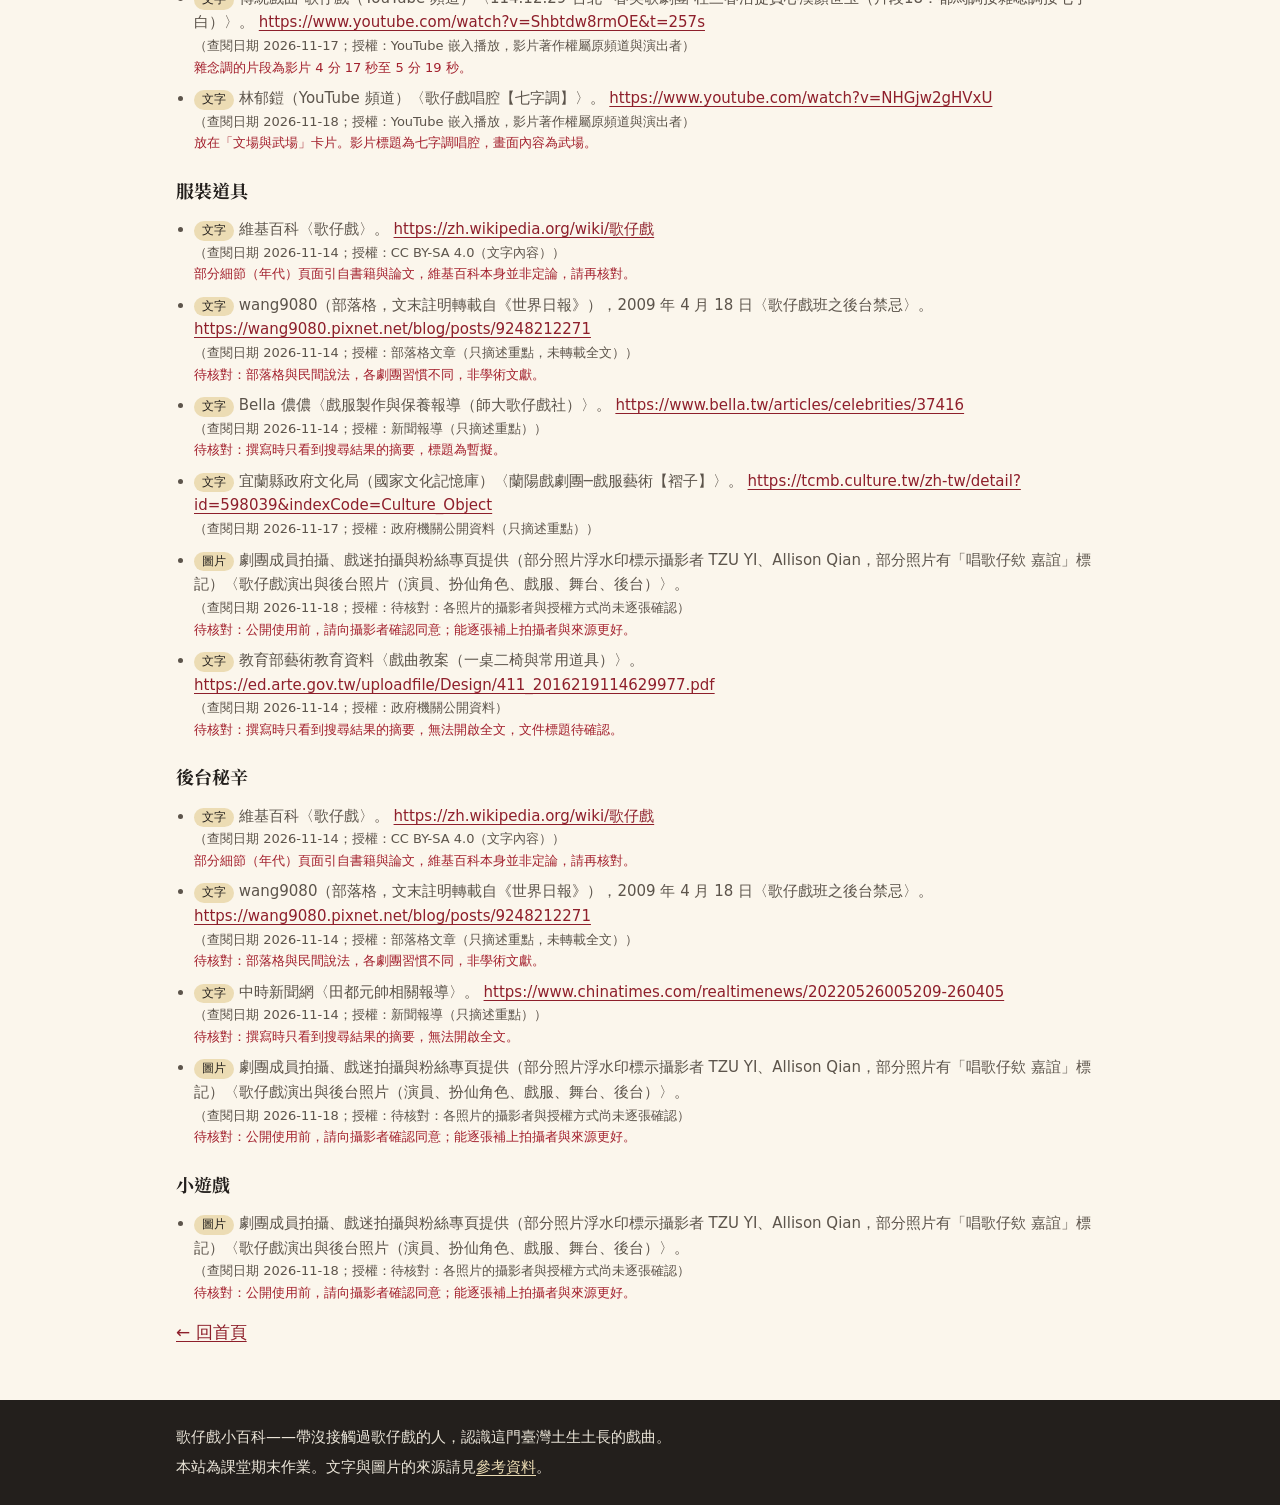
<file: site/sources.html>
<!doctype html>
<html lang="zh-Hant-TW">
<head>
<meta charset="utf-8">
<meta name="viewport" content="width=device-width, initial-scale=1">
<title>參考資料｜歌仔戲小百科</title>
<meta name="description" content="本站文字與圖片的來源清單。">
<link rel="preconnect" href="https://fonts.googleapis.com">
<link rel="preconnect" href="https://fonts.gstatic.com" crossorigin>
<link href="https://fonts.googleapis.com/css2?family=Noto+Serif+TC:wght@500;700&display=swap" rel="stylesheet">
<link rel="stylesheet" href="css/style.css">
</head>
<body data-page="sources">
<main id="main" class="wrap">
  <h1>參考資料</h1>
  <p class="lead">這一頁列出本站文字與圖片的來源，依單元分類。</p>

  <p class="note-box">本站文字由 Claude 協助撰寫，作者負責核對。標示紅字「待核對」的來源，撰寫時只看得到摘要、沒能開啟全文，內容請再確認。目前圖片都是預留圖，換上真圖後會在這裡補上圖片的出處與授權。</p>

  <div id="all-sources"></div>

  <p><a href="index.html">← 回首頁</a></p>
</main>
<script defer src="data/sources.js"></script>
<script defer src="data/glossary.js"></script>
<script defer src="js/core.js"></script>
<script defer src="js/sound.js"></script>
<script defer src="js/layout.js"></script>
<script defer src="js/sources-list.js"></script>
</body>
</html>
</file>
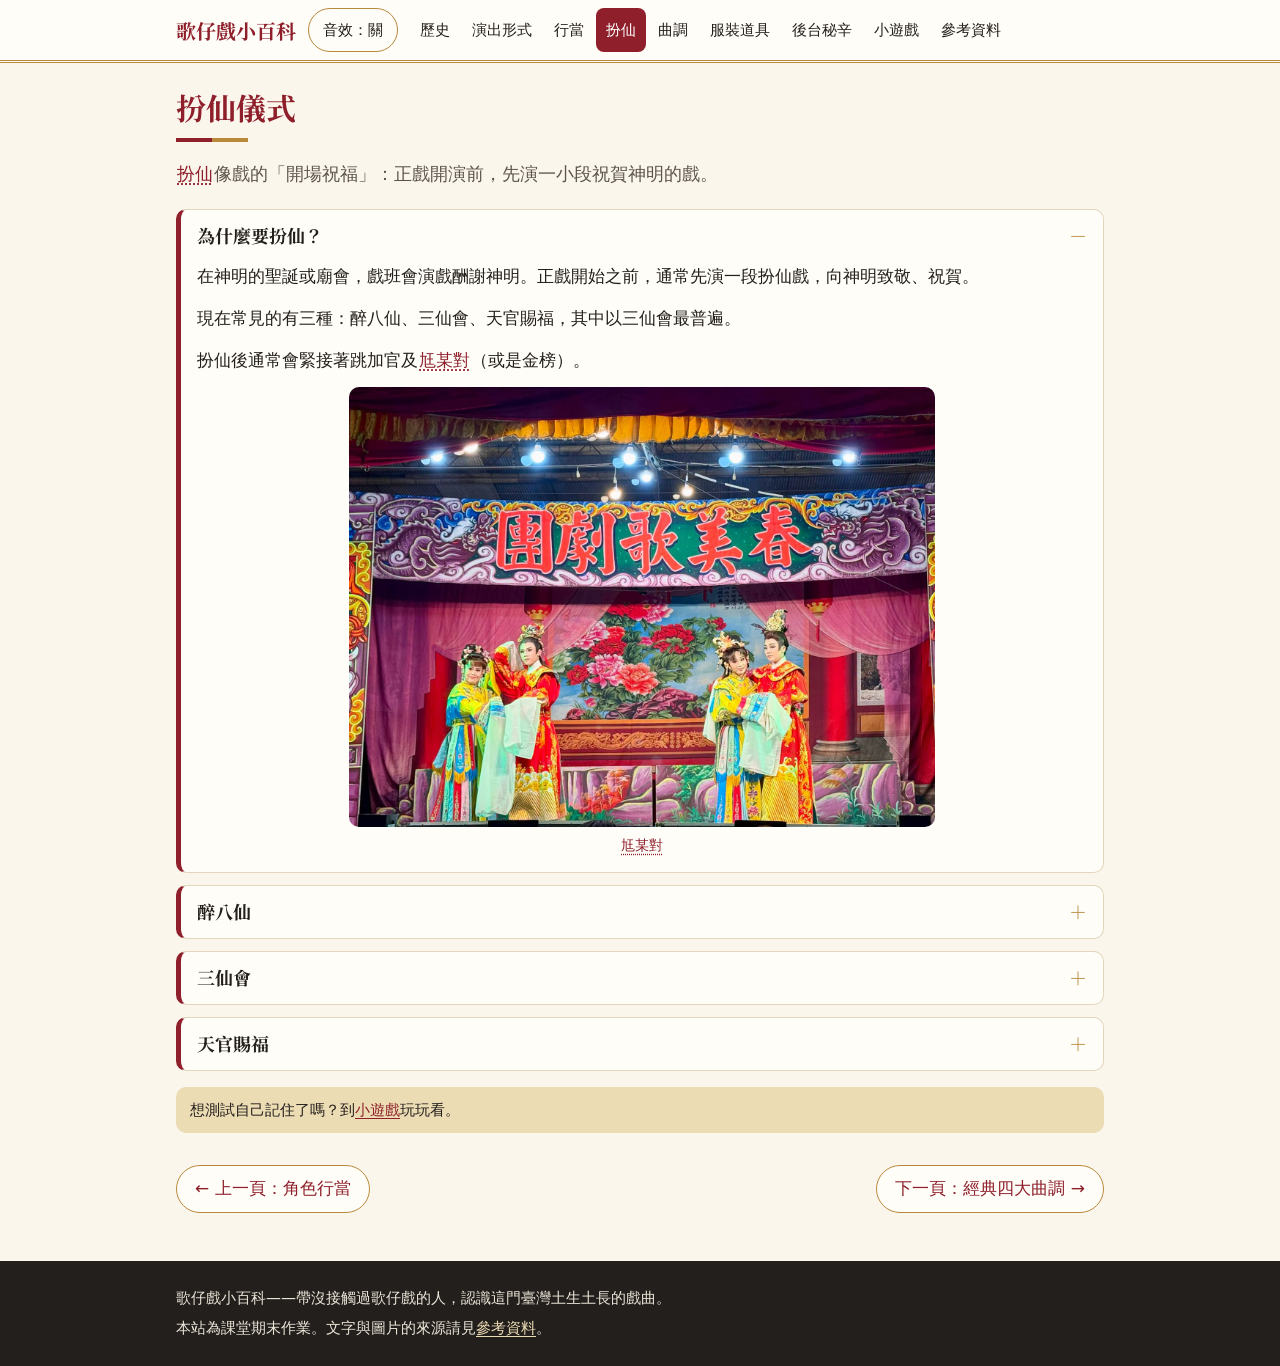
<file: site/xianxi.html>
<!doctype html>
<html lang="zh-Hant-TW">
<head>
<meta charset="utf-8">
<meta name="viewport" content="width=device-width, initial-scale=1">
<title>扮仙儀式｜歌仔戲小百科</title>
<meta name="description" content="扮仙是正戲開演前，先演給神明的祝賀短戲，常見有醉八仙、三仙會、天官賜福。">
<link rel="preconnect" href="https://fonts.googleapis.com">
<link rel="preconnect" href="https://fonts.gstatic.com" crossorigin>
<link href="https://fonts.googleapis.com/css2?family=Noto+Serif+TC:wght@500;700&display=swap" rel="stylesheet">
<link rel="stylesheet" href="css/style.css">
</head>
<body data-page="xianxi">
<main id="main" class="wrap">
  <h1>扮仙儀式</h1>
  <p class="lead"><button class="term" data-term="xianxi">扮仙</button>像戲的「開場祝福」：正戲開演前，先演一小段祝賀神明的戲。</p>

  <div class="cards">
    <details class="card" open>
      <summary>為什麼要扮仙？</summary>
      <div class="card-body">
        <p>在神明的聖誕或廟會，戲班會演戲酬謝神明。正戲開始之前，通常先演一段扮仙戲，向神明致敬、祝賀。</p>
        <p>現在常見的有三種：醉八仙、三仙會、天官賜福，其中以三仙會最普遍。</p>
        <p>扮仙後通常會緊接著跳加官及<button class="term" data-term="angmoudui">尪某對</button>（或是金榜）。</p>
        <figure class="media media-natural" data-image="shengdan-stage.jpg" data-alt="搭好的戲台，兩對穿著華麗戲服的生和旦在台上同台演出">
          <div class="ph" role="img" aria-label="圖片準備中：戲台上的演出"><span>圖片準備中</span></div>
          <figcaption><button class="term" data-term="angmoudui">尪某對</button></figcaption>
        </figure>
      </div>
    </details>
    <details class="card">
      <summary>醉八仙</summary>
      <div class="card-body">
        <p>《醉八仙》扮演的人數多、場面隆重熱鬧，演出中演員會撒錢、糖果、米酒，讓大家一起同樂。</p>
        <p>八仙指的是漢鍾離、李鐵拐、曹國舅、張果老、呂洞賓、韓湘子、藍采和、何仙姑。</p>
        <p>內容演出的是八仙一同相邀前往向瑤池金母祝壽，八仙在瑤池喝的酩酊大醉，因此稱為醉八仙。</p>
      </div>
    </details>
    <details class="card">
      <summary>三仙會</summary>
      <div class="card-body">
        <p>《三仙會》是常見的扮仙戲之一，由三位神仙上場，向大家祝賀。</p>
        <p>三仙是指福、祿、壽三位神仙。</p>
        <p>分別帶來喜神、麻姑、財神或白猿來慶賀，象徵帶給大眾福氣、長壽及財富。</p>
        <div class="photo-row">
          <figure class="media media-natural" data-image="fu-xian.jpg" data-alt="扮演福仙的演員，穿紅袍、戴長髯口，雙手捧著笏板">
            <div class="ph" role="img" aria-label="圖片準備中：福仙"><span>圖片準備中</span></div>
            <figcaption>福仙</figcaption>
          </figure>
          <figure class="media media-natural" data-image="lu-xian.jpg" data-alt="扮演祿仙的演員，穿橘色蟒袍、戴長髯口，手上抱著小嬰兒娃娃">
            <div class="ph" role="img" aria-label="圖片準備中：祿仙"><span>圖片準備中</span></div>
            <figcaption>祿仙</figcaption>
          </figure>
          <figure class="media media-natural" data-image="shou-xian.jpg" data-alt="扮演壽仙的演員，穿白色袍、留長白鬍子，手拿拐杖">
            <div class="ph" role="img" aria-label="圖片準備中：壽仙"><span>圖片準備中</span></div>
            <figcaption>壽仙</figcaption>
          </figure>
        </div>
        <div class="photo-row">
          <figure class="media media-natural" data-image="xishen-joy.jpg" data-alt="扮演喜神的演員，穿紅袍，手拿拂塵">
            <div class="ph" role="img" aria-label="圖片準備中：喜神"><span>圖片準備中</span></div>
            <figcaption>喜神</figcaption>
          </figure>
          <figure class="media media-natural" data-image="magu-1.jpg" data-alt="扮演麻姑的演員，穿黃色披霞、戴鳳冠，雙手舞動水袖">
            <div class="ph" role="img" aria-label="圖片準備中：麻姑"><span>圖片準備中</span></div>
            <figcaption>麻姑</figcaption>
          </figure>
          <figure class="media media-natural" data-image="caishen.jpg" data-alt="扮演財神的演員，穿紅色龍紋袍，高舉手中的法器">
            <div class="ph" role="img" aria-label="圖片準備中：財神"><span>圖片準備中</span></div>
            <figcaption>財神</figcaption>
          </figure>
        </div>
      </div>
    </details>
    <details class="card">
      <summary>天官賜福</summary>
      <div class="card-body">
        <p>《天官賜福》也是常見的扮仙戲之一。天官是民間信仰裡賜福給人的神明，演出時天官登場，為大家祝福。</p>
        <p>扮天公仙（敬奉玉皇大帝）時，通常就會選擇扮天官賜福。</p>
        <p>演出角色有天官、福仙、祿仙、壽仙、喜仙、魁仙。</p>
      </div>
    </details>
  </div>

  <p class="note-box">想測試自己記住了嗎？到<a href="games.html">小遊戲</a>玩玩看。</p>

  <nav class="pager" aria-label="單元換頁">
    <a href="roles.html">← 上一頁：角色行當</a>
    <a class="next" href="music.html">下一頁：經典四大曲調 →</a>
  </nav></main>
<script defer src="data/sources.js"></script>
<script defer src="data/glossary.js"></script>
<script defer src="js/core.js"></script>
<script defer src="js/sound.js"></script>
<script defer src="js/layout.js"></script>
<script defer src="js/glossary.js"></script>
<script defer src="js/sources-list.js"></script>
<script defer src="js/media.js"></script>
</body>
</html>
</file>
<file: site/css/style.css>
/* 歌仔戲小百科：古典與現代混合。米白底，深紅、金、墨黑為主色。 */
:root {
  --bg: #fbf6ec;
  --paper: #fffdf8;
  --ink: #231f1c;
  --muted: #5c544b;
  --red: #8e1f2b;
  --red-dark: #6e1520;
  --gold: #b8893b;
  --gold-soft: #ecdcb4;
  --line: #e2d6bc;
  --ph: #ddd7ca;
  --ph-ink: #5a5348;
  --good: #1f6b3a;
  --bad: #a3202d;
  --radius: 10px;
  --serif: 'Noto Serif TC', 'Songti TC', 'PMingLiU', 'Source Han Serif TC', serif;
  --sans: 'Noto Sans TC', 'PingFang TC', 'Microsoft JhengHei', 'Heiti TC', system-ui, sans-serif;
}

*,
*::before,
*::after {
  box-sizing: border-box;
}

html {
  -webkit-text-size-adjust: 100%;
}

body {
  margin: 0;
  background: var(--bg);
  color: var(--ink);
  font-family: var(--sans);
  font-size: 1.0625rem;
  line-height: 1.75;
  overflow-wrap: anywhere;
}

img,
video,
iframe {
  max-width: 100%;
}

a {
  color: var(--red);
  text-underline-offset: 3px;
}

a:hover {
  color: var(--red-dark);
}

:focus-visible {
  outline: 3px solid var(--gold);
  outline-offset: 2px;
}

.wrap {
  width: 100%;
  max-width: 960px;
  margin: 0 auto;
  padding: 0 16px;
}

.skip-link {
  position: absolute;
  left: -999px;
  top: 8px;
  background: var(--ink);
  color: #fff;
  padding: 8px 14px;
  border-radius: 6px;
  z-index: 100;
}

.skip-link:focus {
  left: 8px;
}

/* ---------- 導覽列 ---------- */
.site-header {
  position: sticky;
  top: 0;
  z-index: 50;
  background: var(--paper);
  border-bottom: 3px double var(--gold);
}

.header-inner {
  display: flex;
  flex-wrap: wrap;
  align-items: center;
  gap: 8px 12px;
  padding-top: 8px;
  padding-bottom: 8px;
}

.brand {
  font-family: var(--serif);
  font-weight: 700;
  font-size: 1.25rem;
  color: var(--red);
  text-decoration: none;
  margin-right: auto;
}

.menu-btn,
.sound-btn {
  font: inherit;
  font-size: 0.9375rem;
  min-height: 44px;
  padding: 0 14px;
  border: 1px solid var(--gold);
  background: var(--paper);
  color: var(--ink);
  border-radius: 999px;
  cursor: pointer;
}

.sound-btn[aria-pressed='true'] {
  background: var(--red);
  border-color: var(--red);
  color: #fff;
}

.site-nav {
  display: none;
  flex-basis: 100%;
}

.site-nav.open {
  display: block;
}

.site-nav ul {
  list-style: none;
  margin: 0;
  padding: 0;
  display: grid;
  grid-template-columns: repeat(2, 1fr);
  gap: 6px;
}

.site-nav a {
  display: flex;
  align-items: center;
  min-height: 44px;
  padding: 0 12px;
  border-radius: 8px;
  color: var(--ink);
  text-decoration: none;
  background: var(--bg);
}

.site-nav a[aria-current='page'] {
  background: var(--red);
  color: #fff;
}

@media (min-width: 960px) {
  .menu-btn {
    display: none;
  }
  .brand {
    margin-right: 0;
  }
  .site-nav {
    display: block;
    flex-basis: auto;
    margin-right: auto;
  }
  .site-nav ul {
    display: flex;
    gap: 2px;
  }
  .site-nav a {
    padding: 0 10px;
    background: transparent;
    font-size: 0.9375rem;
  }
  .site-nav a:hover {
    background: var(--gold-soft);
  }
  .site-nav a[aria-current='page'] {
    background: var(--red);
  }
}

/* ---------- 主內容 ---------- */
main.wrap {
  padding-top: 24px;
  padding-bottom: 40px;
}

h1,
h2,
h3 {
  font-family: var(--serif);
  line-height: 1.35;
  color: var(--ink);
}

h1 {
  font-size: 1.875rem;
  margin: 0 0 8px;
  color: var(--red);
}

h1::after {
  content: '';
  display: block;
  width: 72px;
  height: 4px;
  margin-top: 10px;
  background: linear-gradient(90deg, var(--red) 0 50%, var(--gold) 50% 100%);
}

h2 {
  font-size: 1.375rem;
  margin: 32px 0 12px;
}

h3 {
  font-size: 1.125rem;
  margin: 24px 0 8px;
}

.lead {
  font-size: 1.125rem;
  color: var(--muted);
  margin: 16px 0 20px;
}

p {
  margin: 0 0 12px;
}

.divider {
  text-align: center;
  color: var(--gold);
  letter-spacing: 0.5em;
  margin: 28px 0;
  font-size: 0.8rem;
}

/* ---------- 圖片與影片的預留位置 ---------- */
.media {
  margin: 0 0 24px;
}

.media figcaption {
  font-size: 0.875rem;
  color: var(--muted);
  padding-top: 6px;
}

.ph,
.media-img {
  display: block;
  width: 100%;
  aspect-ratio: 4 / 3;
  border-radius: var(--radius);
}

.media-img {
  object-fit: cover;
}

/* 直式或橫式都完整顯示的照片：保持原本比例，太高就縮小，不裁切 */
.media-natural .media-img {
  width: auto;
  max-width: 100%;
  height: auto;
  max-height: min(70vh, 560px);
  aspect-ratio: auto;
  margin: 0 auto;
  object-fit: contain;
}

/* 畫質比較普通的照片：縮小一點顯示，放大看起來才不會糊 */
.media-natural.media-small .media-img {
  max-width: min(75%, 640px);
}

.card-body .media {
  margin: 12px 0 0;
}

.card-body .media-natural .media-img {
  max-height: min(60vh, 440px);
}

.media-natural figcaption {
  text-align: center;
}

/* 三張照片橫排：每張都用 3:4 的直式框，臉在上面所以靠上對齊 */
.photo-row {
  display: grid;
  grid-template-columns: repeat(3, 1fr);
  gap: 8px;
  margin: 12px 0 0;
}

.photo-row .media {
  margin: 0;
}

.photo-row .media-natural .media-img,
.photo-row .ph {
  width: 100%;
  max-width: 100%;
  max-height: none;
  aspect-ratio: 3 / 4;
  object-fit: cover;
  object-position: top;
}

.ph {
  display: flex;
  align-items: center;
  justify-content: center;
  background: repeating-linear-gradient(135deg, var(--ph) 0 14px, #d3ccbd 14px 28px);
  color: var(--ph-ink);
  font-size: 0.9375rem;
  border: 1px dashed #b3ab9a;
}

.ph span {
  background: var(--paper);
  padding: 4px 12px;
  border-radius: 999px;
}

.ph-video {
  aspect-ratio: 16 / 9;
}

.video-slot {
  margin: 12px 0;
}

.video-play {
  position: relative;
  overflow: hidden;
  display: flex;
  align-items: center;
  justify-content: center;
  gap: 10px;
  width: 100%;
  aspect-ratio: 16 / 9;
  border: 0;
  border-radius: var(--radius);
  background: var(--ink);
  color: #fff;
  font: inherit;
  cursor: pointer;
  padding: 12px;
}

.play-icon {
  font-size: 1.5rem;
  color: var(--gold-soft);
}

/* 有封面的播放按鈕：封面完整顯示在深色框中間，只留一個圓形播放鈕 */
.video-poster {
  position: absolute;
  inset: 0;
  width: 100%;
  height: 100%;
  object-fit: contain;
}

.video-play.has-poster .play-icon {
  position: relative;
  display: grid;
  place-items: center;
  width: 56px;
  height: 56px;
  border-radius: 50%;
  background: rgba(35, 31, 28, 0.7);
  color: #fff;
}

.video-play.has-poster .video-play-label {
  position: absolute;
  width: 1px;
  height: 1px;
  margin: -1px;
  overflow: hidden;
  clip: rect(0 0 0 0);
  white-space: nowrap;
}

.video-frame {
  display: block;
  width: 100%;
  aspect-ratio: 16 / 9;
  border: 0;
  border-radius: var(--radius);
}

.video-fallback {
  font-size: 0.875rem;
  color: var(--muted);
  margin: 6px 0 0;
}

/* ---------- 可展開的小卡片 ---------- */
.cards {
  display: grid;
  gap: 12px;
}

.card {
  background: var(--paper);
  border: 1px solid var(--line);
  border-left: 5px solid var(--red);
  border-radius: var(--radius);
}

.card summary {
  cursor: pointer;
  list-style: none;
  display: flex;
  align-items: center;
  justify-content: space-between;
  gap: 12px;
  min-height: 52px;
  padding: 10px 16px;
  font-family: var(--serif);
  font-weight: 700;
  font-size: 1.125rem;
}

.card summary::-webkit-details-marker {
  display: none;
}

.card summary::after {
  content: '＋';
  color: var(--gold);
  font-weight: 700;
  flex: none;
}

.card[open] summary::after {
  content: '－';
}

.card-body {
  padding: 0 16px 14px;
}

.card-body > :last-child {
  margin-bottom: 0;
}

.note-box {
  background: var(--gold-soft);
  border-radius: var(--radius);
  padding: 10px 14px;
  font-size: 0.9375rem;
  margin: 16px 0;
}

/* 冷知識：用綠色底跟金色的提示框區分 */
.tip-box {
  background: #e8f4ec;
  border-left: 5px solid var(--good);
  border-radius: var(--radius);
  padding: 12px 16px;
  margin: 24px 0;
}

.tip-box > :last-child {
  margin-bottom: 0;
}

.tip-title {
  font-family: var(--serif);
  font-weight: 700;
  color: var(--good);
  margin: 0 0 8px;
}

/* ---------- 名詞解釋 ---------- */
.term {
  font: inherit;
  color: var(--red);
  background: none;
  border: 0;
  padding: 0 1px;
  cursor: pointer;
  text-decoration: underline dotted;
  text-underline-offset: 4px;
  min-height: 24px;
}

.term-pop {
  position: absolute;
  z-index: 80;
  max-width: min(320px, calc(100vw - 16px));
  background: var(--ink);
  color: #fff;
  padding: 10px 14px;
  border-radius: 8px;
  font-size: 0.9375rem;
  line-height: 1.6;
  box-shadow: 0 6px 20px rgba(0, 0, 0, 0.25);
}

.term-pop strong {
  display: block;
  color: var(--gold-soft);
  margin-bottom: 2px;
}

/* ---------- 換頁與出處 ---------- */
.pager {
  display: flex;
  flex-wrap: wrap;
  gap: 12px;
  justify-content: space-between;
  margin: 32px 0 8px;
}

.pager a {
  display: inline-flex;
  align-items: center;
  min-height: 48px;
  padding: 0 18px;
  border: 1px solid var(--gold);
  border-radius: 999px;
  background: var(--paper);
  text-decoration: none;
  font-weight: 500;
}

.pager a:hover {
  background: var(--gold-soft);
}

.pager .next {
  margin-left: auto;
}

.sources {
  border-top: 1px solid var(--line);
  margin-top: 32px;
  padding-top: 4px;
}

.sources h2,
.source-list {
  font-size: 1rem;
}

.sources h2 {
  font-size: 1.125rem;
}

.source-list {
  padding-left: 1.2em;
  color: var(--muted);
  font-size: 0.9375rem;
  line-height: 1.65;
}

.source-list li {
  margin-bottom: 8px;
}

.source-list .tag {
  display: inline-block;
  font-size: 0.75rem;
  padding: 0 8px;
  border-radius: 999px;
  background: var(--gold-soft);
  color: var(--ink);
}

.source-list .meta {
  display: block;
  font-size: 0.8125rem;
}

.source-list .note {
  display: block;
  font-size: 0.8125rem;
  color: var(--bad);
}

/* ---------- 頁尾 ---------- */
.site-footer {
  background: var(--ink);
  color: #ece6d9;
  padding: 20px 0;
  font-size: 0.9375rem;
}

.site-footer p {
  margin: 4px 0;
}

.site-footer a {
  color: var(--gold-soft);
}

/* ---------- 首頁 ---------- */
.intro {
  margin-bottom: 28px;
}

.intro-frame {
  background: var(--ink);
  border-radius: var(--radius);
  overflow: hidden;
}

.intro-video {
  display: block;
  width: 100%;
  aspect-ratio: 16 / 9;
  background: #000;
}

.intro-controls {
  display: flex;
  gap: 8px;
  margin-top: 8px;
}

.btn,
.intro-controls button {
  font: inherit;
  min-height: 44px;
  padding: 0 20px;
  border-radius: 999px;
  border: 1px solid var(--red);
  background: var(--red);
  color: #fff;
  cursor: pointer;
}

.btn:hover,
.intro-controls button:hover {
  background: var(--red-dark);
}

.btn.secondary {
  background: var(--paper);
  color: var(--red);
}

.hero-title {
  font-size: 2.25rem;
}

.unit-grid {
  list-style: none;
  padding: 0;
  margin: 0;
  display: grid;
  gap: 12px;
  grid-template-columns: 1fr;
}

.unit-card {
  display: block;
  height: 100%;
  background: var(--paper);
  border: 1px solid var(--line);
  border-top: 4px solid var(--gold);
  border-radius: var(--radius);
  padding: 14px 16px;
  text-decoration: none;
  color: var(--ink);
  transition: transform 0.2s ease, box-shadow 0.2s ease;
}

.unit-card:hover {
  transform: translateY(-2px);
  box-shadow: 0 6px 16px rgba(60, 40, 20, 0.12);
}

.unit-card .no {
  font-family: var(--serif);
  color: var(--gold);
  font-weight: 700;
}

.unit-card strong {
  display: block;
  font-family: var(--serif);
  font-size: 1.125rem;
  color: var(--red);
}

.unit-card span.desc {
  font-size: 0.9375rem;
  color: var(--muted);
}

@media (min-width: 600px) {
  .unit-grid {
    grid-template-columns: repeat(2, 1fr);
  }
}

@media (min-width: 900px) {
  .unit-grid {
    grid-template-columns: repeat(4, 1fr);
  }
}

/* 進場動畫（使用者設定「減少動態效果」時會關閉，見最下方） */
@keyframes rise {
  from {
    opacity: 0;
    transform: translateY(12px);
  }
  to {
    opacity: 1;
    transform: none;
  }
}

main > * {
  animation: rise 0.5s ease both;
}

/* ---------- 遊戲 ---------- */
.tabs {
  display: flex;
  gap: 8px;
  margin-bottom: 16px;
}

.tabs [role='tab'] {
  font: inherit;
  min-height: 48px;
  padding: 0 18px;
  border: 1px solid var(--gold);
  background: var(--paper);
  border-radius: 999px;
  cursor: pointer;
}

.tabs [role='tab'][aria-selected='true'] {
  background: var(--red);
  border-color: var(--red);
  color: #fff;
}

.panel {
  background: var(--paper);
  border: 1px solid var(--line);
  border-radius: var(--radius);
  padding: 16px;
}

fieldset {
  border: 0;
  padding: 0;
  margin: 0 0 16px;
}

legend {
  font-weight: 700;
  margin-bottom: 6px;
  padding: 0;
}

.choices {
  display: flex;
  flex-wrap: wrap;
  gap: 8px;
}

.choice {
  display: inline-flex;
  align-items: center;
  gap: 8px;
  min-height: 44px;
  padding: 0 16px;
  border: 1px solid var(--line);
  border-radius: 999px;
  background: var(--bg);
  cursor: pointer;
}

.choice:has(input:checked) {
  border-color: var(--red);
  background: #f6e3e5;
}

.choice input {
  accent-color: var(--red);
  width: 18px;
  height: 18px;
}

.stats {
  display: flex;
  gap: 24px;
  font-weight: 700;
  margin-bottom: 12px;
}

.board {
  display: grid;
  grid-template-columns: repeat(3, 1fr);
  gap: 8px;
}

@media (min-width: 600px) {
  .board {
    grid-template-columns: repeat(4, 1fr);
    gap: 12px;
  }
}

.mcard {
  position: relative;
  min-height: 92px;
  padding: 6px;
  border-radius: var(--radius);
  border: 2px solid var(--gold);
  background: var(--red);
  color: #fff;
  font: inherit;
  cursor: pointer;
}

.mcard .mback {
  font-family: var(--serif);
  font-size: 1.75rem;
  color: var(--gold-soft);
}

.mcard .mface {
  display: none;
  font-size: 0.875rem;
  line-height: 1.45;
}

.mcard.flipped {
  background: var(--paper);
  color: var(--ink);
}

.mcard.flipped .mback {
  display: none;
}

.mcard.flipped .mface {
  display: block;
}

.mcard.matched {
  border-color: var(--good);
  background: #e8f4ec;
  cursor: default;
}

.result {
  margin-top: 16px;
  padding: 14px 16px;
  background: var(--bg);
  border-radius: var(--radius);
  border: 1px solid var(--line);
}

.result-title {
  font-family: var(--serif);
  font-weight: 700;
  font-size: 1.25rem;
  color: var(--red);
  margin-bottom: 4px;
}

.record-new {
  display: inline-block;
  padding: 2px 14px;
  border-radius: 999px;
  background: var(--gold);
  color: #1b1408;
  font-weight: 700;
}

.hint {
  font-size: 0.875rem;
  color: var(--muted);
}

.actions {
  display: flex;
  flex-wrap: wrap;
  gap: 8px;
  margin-top: 12px;
}

.options {
  display: grid;
  gap: 8px;
  grid-template-columns: 1fr;
  margin: 14px 0;
}

@media (min-width: 600px) {
  .options {
    grid-template-columns: repeat(2, 1fr);
  }
}

.option {
  font: inherit;
  min-height: 52px;
  padding: 8px 16px;
  text-align: left;
  border: 2px solid var(--line);
  border-radius: var(--radius);
  background: var(--bg);
  cursor: pointer;
}

.option:hover:not(:disabled) {
  border-color: var(--gold);
}

.option:disabled {
  cursor: default;
  color: var(--ink);
}

.option.correct {
  border-color: var(--good);
  background: #e8f4ec;
  font-weight: 700;
}

.option.wrong {
  border-color: var(--bad);
  background: #fbe9ea;
}

.feedback {
  font-weight: 700;
  min-height: 1.75em;
}

.feedback.good {
  color: var(--good);
}

.feedback.bad {
  color: var(--bad);
}

#q-figure {
  max-width: 420px;
}

.question {
  font-family: var(--serif);
  font-size: 1.25rem;
  font-weight: 700;
  margin: 12px 0;
}

/* ---------- 使用者設定「減少動態效果」 ---------- */
@media (prefers-reduced-motion: reduce) {
  *,
  *::before,
  *::after {
    animation: none !important;
    transition: none !important;
    scroll-behavior: auto !important;
  }
}
</file>
